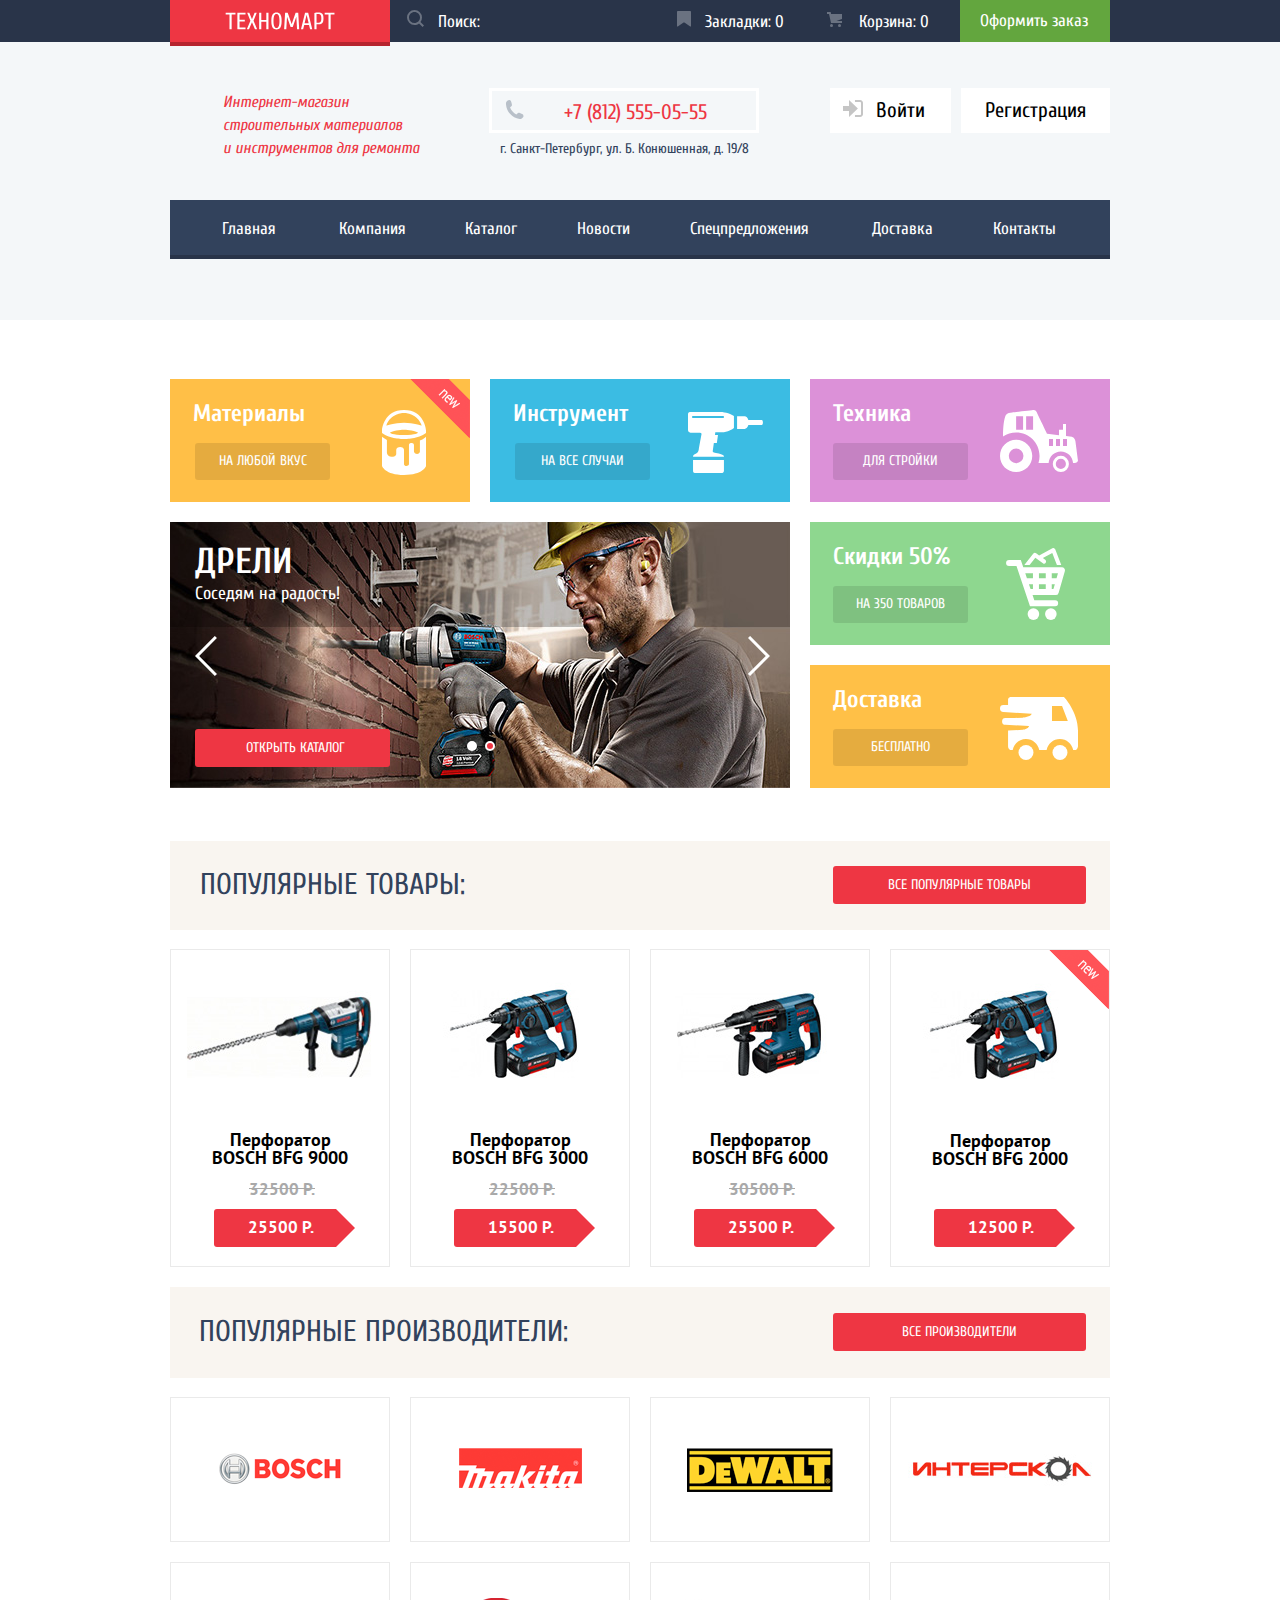
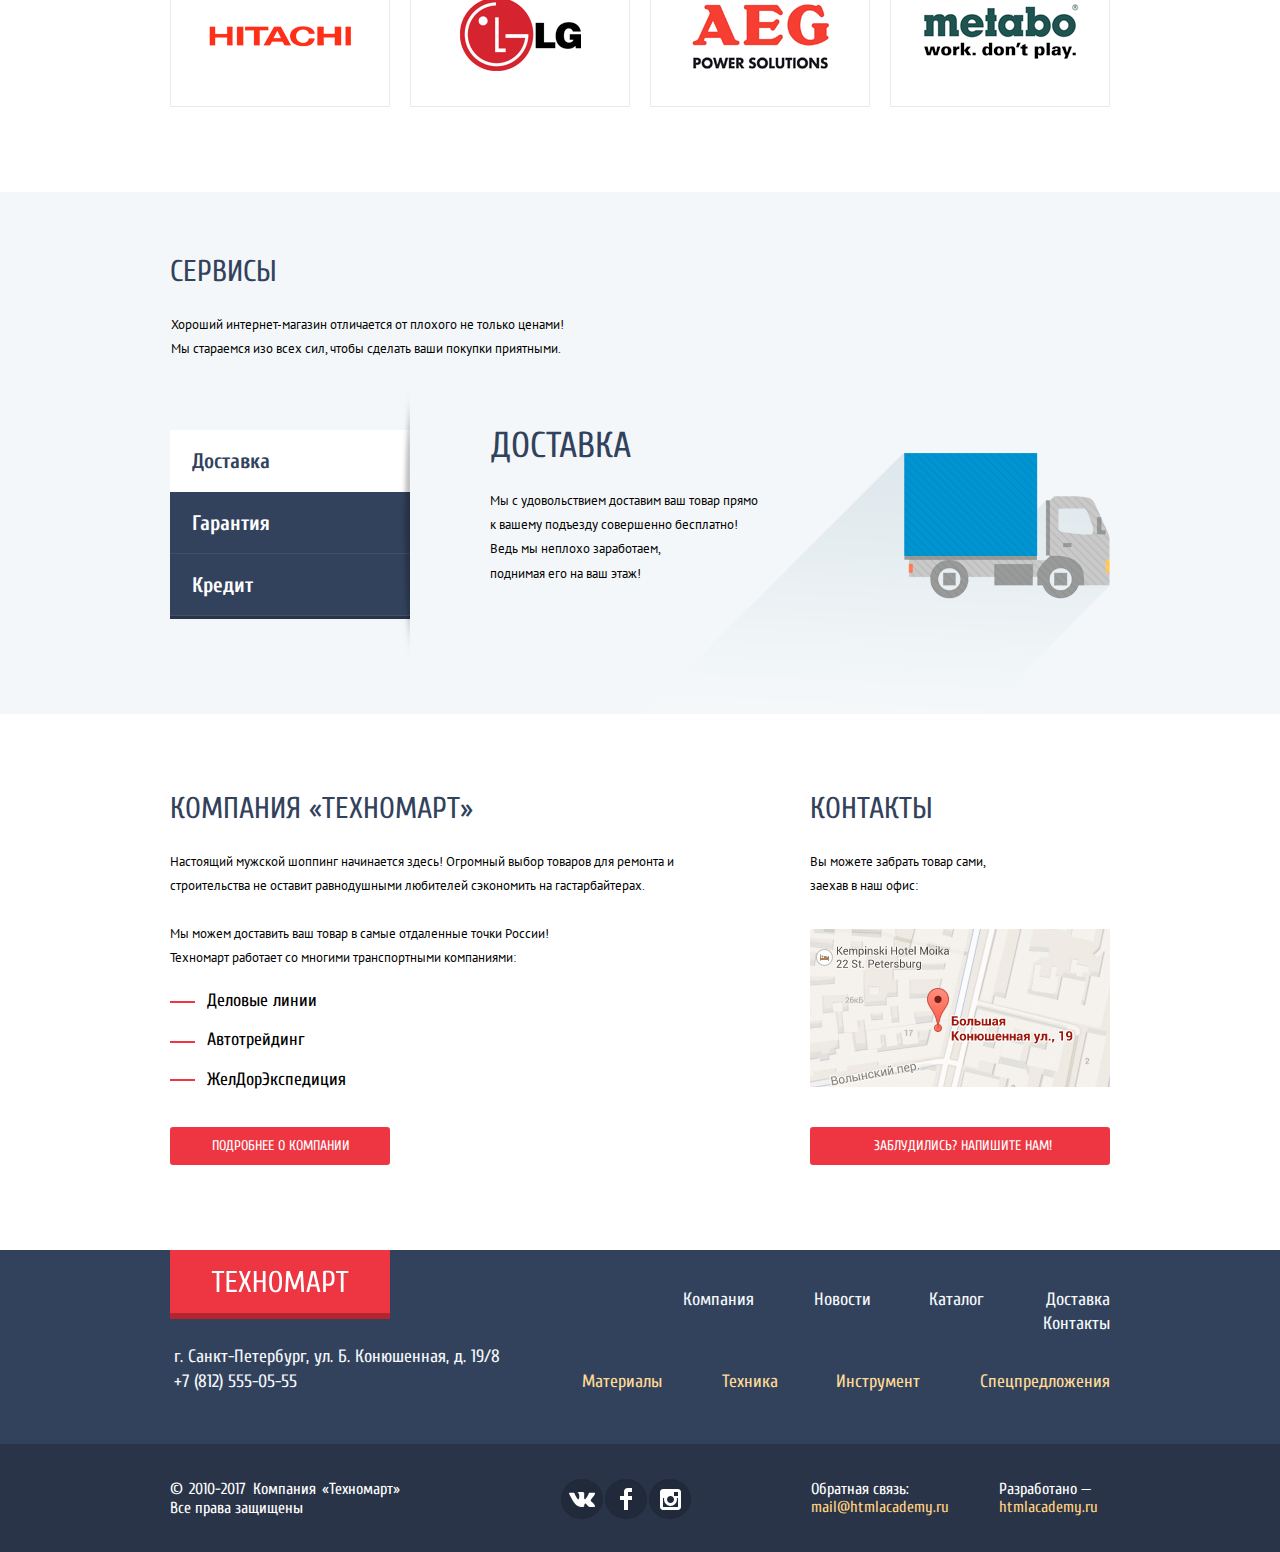
<file: index.html>
<!DOCTYPE html>
<html lang="ru">

<head>
  <meta charset="utf-8">
  <title>HTML Academy: Техномарт</title>
  <link href="https://fonts.googleapis.com/css?family=Cuprum:400,400i,700&amp;subset=cyrillic" rel="stylesheet">
  <link href="https://fonts.googleapis.com/css?family=PT+Sans:400,700&amp;subset=cyrillic" rel="stylesheet">
  <link href="css/normalize.css" rel="stylesheet">
  <link href="css/style-mini.css" rel="stylesheet">
</head>

<body>
  <header class="main-header">
    <div class="container">
      <div class="header-container">
        <h1 class="visually-hidden">Техномарт</h1>
        <a><img src="img/invalid-name.svg" width="111" height="18" alt="Техномарт"></a>
        <form class="serch-form" action="https://echo.htmlacademy.ru" method="get">
          <input id="search" name="search" type="text" placeholder="Перфоратор">
          <label for="search" aria-label="Поиск"><svg class="search" xmlns="http://www.w3.org/2000/svg" width="17"
              height="17" viewBox="0 0 17 17" fill="#6A7281">
              <path
                d="M17 15.586l-3.542-3.542A7.465 7.465 0 0 0 15 7.5 7.5 7.5 0 1 0 7.5 15c1.71 0 3.282-.579 4.544-1.542L15.586 17 17 15.586zM2 7.5C2 4.467 4.467 2 7.5 2 10.532 2 13 4.467 13 7.5c0 3.032-2.468 5.5-5.5 5.5A5.506 5.506 0 0 1 2 7.5z" />
              </svg>Поиск:</label>
        </form>

        <a href=""><svg class="header-svg" xmlns="http://www.w3.org/2000/svg" width="14" height="16" viewBox="0 0 14 16"
            fill="#6A7281">
            <path
              d="M14 15c0 .55-.368.741-.818.426l-5.363-3.765c-.45-.315-1.187-.315-1.637 0L.818 15.426C.368 15.741 0 15.55 0 15V1c0-.55.45-1 1-1h12c.55 0 1 .45 1 1v14z" />
          </svg>Закладки: 0</a>

        <a href=""><svg class="header-svg" xmlns="http://www.w3.org/2000/svg" width="15" height="15" viewBox="0 0 15 15"
            fill="#6A7281">
            <circle cx="4.5" cy="13.5" r="1.5" />
            <circle cx="12.5" cy="13.5" r="1.5" />
            <path d="M15 2H4.07l-.422-2H0v2h2.031l1.985 9H15V9H9.441L15 6.951z" /></svg>Корзина: 0</a>
        <a class="checkout" href="">Оформить заказ</a>
      </div>
    </div>
    <div class="container">
      <div class="total-information">
        <article class="top-information">
          <p>Интернет-магазин строительных материалов    и инструментов для ремонта</p>
          <address class="top-address">
            <a href="tel:+78125550555"><svg xmlns="http://www.w3.org/2000/svg" width="19" height="19"
                viewBox="0 0 19 19" fill="#b8c0c9">
                <path
                  d="M15.572 18.985h-.941c-4.129-.488-7.157-2.408-9.359-4.864C3.062 11.66 1.318 8.492.978 4.228V3.084c.078-.774.459-1.304.898-1.757C2.425.766 3.25.044 4.002.019c.554-.018 1.5.38 1.879.899.329.446.504 1.339.656 2.003.154.671.505 1.643.408 2.289-.148 1.007-1.487 1.434-1.879 2.166 1.307 3.135 3.443 5.439 6.293 7.031.715-.392 1.346-1.572 2.332-1.595.359-.009.818.178 1.184.286.402.121.75.275 1.104.408.596.224 1.648.521 2.004 1.021.365.513.57 1.356.49 1.879-.164 1.041-1.879 2.197-2.901 2.579z" />
                </svg>+7 (812) 555-05-55</a>
            <p class="top-address-place">г. Санкт-Петербург, ул. Б. Конюшенная, д. 19/8</p>
          </address>
          <a class="enter" href=""><svg xmlns="http://www.w3.org/2000/svg" width="20" height="17" viewBox="0 0 20 17"
              fill="#c5c5c5">
              <path d="M14.875 8.5L6 0v6H0v5h6v6z" />
              <path
                d="M16.986 15.01h-5.027V17h5.027c2.178 0 3.004-1.81 3.029-3.026V3.028C19.99 1.811 19.164 0 16.986 0h-5.027v1.99h5.027c.839 0 .992.681 1.01 1.057v10.904c-.017.376-.171 1.059-1.01 1.059z" />
              </svg>Войти</a>
          <a class="registration" href="">Регистрация</a>
        </article>
      </div>
      <nav class="main-navigation">
        <ul>
          <li><a href="">Главная</a></li>
          <li><a href="">Компания</a></li>
          <li><a href="catalog.html">Каталог</a></li>
          <li><a href="">Новости</a></li>
          <li><a href="">Спецпредложения</a></li>
          <li><a href="">Доставка</a></li>
          <li><a href="">Контакты</a></li>
        </ul>
      </nav>
    </div>
  </header>

  <main class="main-content">
    <section class="promo">
      <h2 class="visually-hidden">Каталог</h2>
      <div class="promo-materials new">
        <h3>Материалы</h3>
        <a href="">На любой вкус</a>
      </div>
      <div class="promo-tools">
        <h3>Инструмент</h3>
        <a href="">На все случаи</a>
      </div>
      <div class="promo-mashines">
        <h3>Техника</h3>
        <a href="">Для стройки</a>
      </div>
      <div class="promo-discount">
        <h3>Скидки 50%</h3>
        <a href="">На 350 товаров</a>
      </div>
      <div class="promo-shipping">
        <h3>Доставка</h3>
        <a href="">Бесплатно</a>
      </div>
      <div class="promo-sliders">
        <input class="visually-hidden" id="slider-two" name="promo-sliders" value="slider-two" type="radio">
        <label for="slider-two"><svg xmlns="http://www.w3.org/2000/svg" width="22" height="40" viewBox="0 0 22 40">
            <path fill="#FFF" d="M19.83-.035l2.089 2.099L4.13 19.947l17.847 17.939-2.09 2.099L-.048 19.947z" />
            </svg></label>

        <input class="visually-hidden" id="slider-one" name="promo-sliders" value="slider-one" type="radio" checked>
        <label for="slider-one"><svg xmlns="http://www.w3.org/2000/svg" width="22" height="40" viewBox="0 0 22 40">
            <path fill="#FFF" d="M2.098-.035L.009 2.064l17.789 17.883L-.048 37.886l2.089 2.099 19.935-20.038z" />
            </svg></label>

        <div class="promo-slider-one">
          <h3 class="promo-slider-one">Дрели</h3>
          <p class="promo-slider-one">Соседям на радость!<p>
          <a href="catalog.html">Открыть каталог</a>
          <img src="img/layer-99.jpg" width="620" height="266" alt="Дрели - соседям на радость!">
        </div>

        <div class="promo-slider-two hidden">
          <h3 class="promo-slider-two">Перфораторы</h3>
          <p class="promo-slider-two">Настоящие мужские игрушки<p>
          <a href="catalog.html">Открыть каталог</a>
          <img src="img/layer-100.jpg" width="620" height="265" alt="Дрели - соседям на радость!">
        </div>
      </div>
    </section>

    <section class="popular-products">
      <div class="container">
        <div class="head-section">
          <h2>Популярные товары:</h2>
          <a href="">Все популярные товары</a>
        </div>
        <div class="main-popular-products">
          <div class="catalog-item in-focus">
            <img src="img/layer-134_4.jpg" width="218" height="170" alt="Перфоратор BOSCH BFG 9000">
            <h3 class="item-name">Перфоратор BOSCH BFG 9000</h3>
            <span class="old-price">32500 Р.</span>
            <div class="wrap">
              <a href="">25500 Р.</a>
            </div>

            <div class="actions">
              <a class="buy"><svg xmlns="http://www.w3.org/2000/svg" width="15" height="15" viewBox="0 0 15 15"
                  fill="rgba(255, 255, 255, 0.3)">
                  <circle cx="4.5" cy="13.5" r="1.5" />
                  <circle cx="12.5" cy="13.5" r="1.5" />
                  <path d="M15 2H4.07l-.422-2H0v2h2.031l1.985 9H15V9H9.441L15 6.951z" /></svg>Купить</a>
              <a class="bookmark">В закладки</a>
            </div>
          </div>

          <div class="catalog-item in-focus">
            <img src="img/layer-134_2.jpg" width="218" height="170" alt="Перфоратор BOSCH BFG 3000">
            <h3 class="item-name">Перфоратор BOSCH BFG 3000</h3>
            <span class="old-price">22500 Р.</span>
            <div class="wrap">
              <a href="">15500 Р.</a>
            </div>
            <div class="actions">
              <a class="buy"><svg xmlns="http://www.w3.org/2000/svg" width="15" height="15" viewBox="0 0 15 15"
                  fill="rgba(255, 255, 255, 0.3)">
                  <circle cx="4.5" cy="13.5" r="1.5" />
                  <circle cx="12.5" cy="13.5" r="1.5" />
                  <path d="M15 2H4.07l-.422-2H0v2h2.031l1.985 9H15V9H9.441L15 6.951z" /></svg>Купить</a>
              <a class="bookmark">В закладки</a>
            </div>
          </div>

          <div class="catalog-item in-focus">
            <img src="img/layer-134_3.jpg" width="218" height="170" alt="Перфоратор BOSCH BFG 6000">
            <h3 class="item-name">Перфоратор BOSCH BFG 6000</h3>
            <span class="old-price">30500 Р.</span>
            <div class="wrap">
              <a href="">25500 Р.</a>
            </div>
            <div class="actions">
              <a class="buy"><svg xmlns="http://www.w3.org/2000/svg" width="15" height="15" viewBox="0 0 15 15"
                  fill="rgba(255, 255, 255, 0.3)">
                  <circle cx="4.5" cy="13.5" r="1.5" />
                  <circle cx="12.5" cy="13.5" r="1.5" />
                  <path d="M15 2H4.07l-.422-2H0v2h2.031l1.985 9H15V9H9.441L15 6.951z" /></svg>Купить</a>
              <a class="bookmark">В закладки</a>
            </div>
          </div>

          <div class="catalog-item in-focus new">
            <img src="img/layer-134_2.jpg" width="218" height="170" alt="Перфоратор BOSCH BFG 2000">
            <h3 class="item-name third">Перфоратор BOSCH BFG 2000</h3>
            <div class="wrap">
              <a href="">12500 Р.</a>
            </div>
            <div class="actions">
              <a class="buy"><svg xmlns="http://www.w3.org/2000/svg" width="15" height="15" viewBox="0 0 15 15"
                  fill="rgba(255, 255, 255, 0.3)">
                  <circle cx="4.5" cy="13.5" r="1.5" />
                  <circle cx="12.5" cy="13.5" r="1.5" />
                  <path d="M15 2H4.07l-.422-2H0v2h2.031l1.985 9H15V9H9.441L15 6.951z" /></svg>Купить</a>
              <a class="bookmark">В закладки</a>
            </div>
          </div>
        </div>
      </div>
    </section>

    <section class="popular-makers">
      <div class="container">
        <div class="head-section">
          <h2>Популярные производители:</h2>
          <a href="">Все производители</a>
        </div>
        <div class="main-popular-makers">
          <ul>
            <li class="maker"><a href=""><img src="img/bosch.png" width="126" height="37" alt="Bosch"></a></li>
            <li class="maker"><a href=""><img src="img/makita.png" width="123" height="40" alt="Makita"></a></li>
            <li class="maker"><a href=""><img src="img/de-walt.png" width="146" height="44" alt="DeWALT"></a></li>
            <li class="maker"><a href=""><img src="img/invalid-name.png" width="200" height="88" alt="Интерскол"></a></li>
            <li class="maker"><a href=""><img src="img/hitachi.png" width="169" height="31" alt="HITACHI"></a></li>
            <li class="maker"><a href=""><img src="img/lg.png" width="121" height="73" alt="LG"></a></li>
            <li class="maker"><a href=""><img src="img/aeg.png" width="151" height="96" alt="AEG"></a></li>
            <li class="maker"><a href=""><img src="img/metabo.png" width="204" height="69" alt="metabo"></a></li>
          </ul>
        </div>
      </div>
    </section>

    <div class="container color-services">
      <section class="services">
        <div class="services-description">
          <h2>Сервисы</h2>
          <p>Хороший интернет-магазин отличается от плохого не только ценами! Мы стараемся изо всех сил, чтобы сделать
            ваши покупки приятными.</p>
        </div>
        <div class="services-sliders">
          <input class="shipping" type="radio" id="shipping" name="services-slider" value="shipping" checked>
          <label for="shipping">Доставка</label>
          <input class="guarantee" type="radio" id="guarantee" name="services-slider" value="guarantee">
          <label for="guarantee">Гарантия</label>
          <input class="credit" type="radio" id="credit" name="services-slider" value="credit">
          <label for="credit">Кредит</label>

          <div class="slider-shipping">
            <p class="slider-shipping"><span>Доставка</span>
              Мы с удовольствием доставим ваш товар прямо к вашему подъезду совершенно бесплатно!<br> Ведь мы неплохо
              заработаем,<br>поднимая его на ваш этаж!</p>
          </div>
          <div class="slider-gaurantee hidden">
            <p class="slider-gaurantee"><span>Гарантия</span> Если купленный у нас товар поломается или заискрит,<br> а
              также в случае пожара, спровоцированного его возгаранием,<br> вы всегда можете быть уверены в нашей
              гарантии. Мы обменяем<br> сгоревший товар на новый.<br> Дом уж восстановите как-нибудь сами.</p>
          </div>
          <div class="slider-credit hidden">
            <p class="slider-credit"><span>Кредит</span> Залезть в долговую яму стало проще! Кредитные консультанты
              придут вам на помощь.</p>
            <a class="slider-credit" href="">Отправить заявку</a>
          </div>
        </div>
      </section>
    </div>
    <div class="section-container">
      <section class="about">
        <h2>Компания «Техномарт»</h2>
        <p>Настоящий мужской шоппинг начинается здесь! Огромный выбор товаров для ремонта и строительства не оставит
          равнодушными любителей сэкономить на гастарбайтерах.</p>
        <p>Мы можем доставить ваш товар в самые отдаленные точки России!</p>
        <p>Техномарт работает со многими транспортными компаниями:</p>
        <ul class="transport">
          <li>Деловые линии</li>
          <li>Автотрейдинг</li>
          <li>ЖелДорЭкспедиция</li>
        </ul>
        <a href="">Подробнее о компании</a>
      </section>

      <section class="contacts">
        <h2>Контакты</h2>
        <p>Вы можете забрать товар сами,<br> заехав в наш офис:</p>
        <a href="img/big-map.jpg"><img class="maps" src="img/5.jpg" width="300" height="158" alt="Наше местоположение"></a>
        <a class="feedback" href="writeus.html">Заблудились? Напишите нам!</a>
      </section>
    </div>
  </main>

  <footer class="container main-footer">
    <div class="footer-part-first">
      <a class="logo-footer" href="index.html"><img src="img/invalid-name.svg" width="138" height="23" alt="Техномарт"></a>
      <div class="footer-address">
        <address class="footer-address">
          <p class="footer-address">г. Санкт-Петербург, ул. Б. Конюшенная, д. 19/8 +7 (812) 555-05-55</p>
        </address>
      </div>
      <div class="footer-navigation">
        <ul class="footer-navigation-anchors">
          <li><a href="">Компания</a></li>
          <li><a href="">Новости</a></li>
          <li><a href="catalog.html">Каталог</a></li>
          <li><a href="">Доставка</a></li>
          <li><a href="">Контакты</a></li>
        </ul>
        <ul class="footer-navigation-catalog">
          <li><a href="">Материалы</a></li>
          <li><a href="">Техника</a></li>
          <li><a href="catalog.html">Инструмент</a></li>
          <li><a href="">Спецпредложения</a></li>
        </ul>
      </div>
    </div>
    <div class="container">
      <div class="footer-part-second">
        <div class="footer-copyright">
          <p>&copy; 2010-2017 Компания «Техномарт» Все права защищены</p>
        </div>
        <div class="footer-socialmedia">
          <a href="" aria-label="Вконтакте"><svg xmlns="http://www.w3.org/2000/svg" width="26" height="15"
              viewBox="0 0 26 15">
              <path fill="#FFF"
                d="M16.138 11.51c.956-.309 2.18 2.04 3.483 2.939.978.681 1.727.534 1.727.534l3.473-.05s1.815-.112.957-1.554c-.071-.12-.503-1.069-2.585-3.022-2.177-2.043-1.882-1.712.739-5.244 1.597-2.153 2.236-3.468 2.036-4.028-.192-.539-1.365-.399-1.365-.399L20.69.713c-.381.001-.704.119-.851.515-.003.004-.621 1.666-1.445 3.079-1.741 2.989-2.436 3.148-2.724 2.961-.661-.433-.494-1.737-.494-2.664 0-2.897.432-4.105-.846-4.417-.427-.104-.739-.172-1.828-.182-1.392-.021-2.574 0-3.244.329-.445.223-.786.712-.579.74.26.035.843.16 1.155.586.401.552.389 1.789.389 1.789s.229 3.411-.54 3.834c-.528.29-1.25-.302-2.803-3.016-.793-1.388-1.392-2.922-1.392-2.922s-.116-.285-.326-.441c-.25-.185-.6-.244-.6-.244L.848.684S.29.7.085.946c-.182.218-.015.668-.015.668s2.909 6.881 6.203 10.347c3.02 3.182 6.452 2.971 6.452 2.971h1.555s.469-.054.709-.312c.224-.24.214-.691.214-.691s-.031-2.109.935-2.419z" />
            </svg></a>
          <a href="" aria-label="Фейсбук"><svg xmlns="http://www.w3.org/2000/svg" width="12" height="22"
              viewBox="0 0 12 22">
              <path fill="#FFF" d="M12 4V0H8a4 4 0 0 0-4 4v4H0v4h4v10h4V12h4V8H8V4h4z" /></svg></a>
          <a href="" aria-label="Инстаграм"><svg xmlns="http://www.w3.org/2000/svg" width="21" height="21"
              viewBox="0 0 21 21">
              <path fill="#FFF"
                d="M18 0H3C1.35 0 0 1.35 0 3v15c0 1.65 1.35 3 3 3h15c1.65 0 3-1.35 3-3V3c0-1.65-1.35-3-3-3zm-7.5 7c1.93 0 3.5 1.57 3.5 3.5S12.43 14 10.5 14 7 12.43 7 10.5 8.57 7 10.5 7zM18 18H3V9h1.181A6.504 6.504 0 0 0 4 10.5a6.5 6.5 0 1 0 13 0 6.45 6.45 0 0 0-.181-1.5H18v9zm0-11h-4V3h4v4z" />
              </svg></a>
        </div>
        <div class="footer-feedback">
          <span class="footer">Обратная связь:</span>
          <a href="mailto:mail@htmcacademy.ru">mail@htmlacademy.ru</a>
        </div>
        <div class="footer-developer">
          <span class="footer">Разработано —</span>
          <a href="https://htmlacademy.ru/intensive/htmlcss"> htmlacademy.ru </a>
        </div>
      </div>
    </div>
  </footer>

  <div class="map-container">
    <div class="popup map">
      <iframe
        src="https://www.google.com/maps/embed?pb=!1m14!1m8!1m3!1d3997.0993674769893!2d30.315668504754644!3d59.93961418123308!3m2!1i1024!2i768!4f13.1!3m3!1m2!1s0x4696310fca5ba729%3A0xea9c53d4493c879f!2z0JHQvtC70YzRiNCw0Y8g0JrQvtC90Y7RiNC10L3QvdCw0Y8g0YPQuy4sIDE5LCDQodCw0L3QutGCLdCf0LXRgtC10YDQsdGD0YDQsywgMTkxMTg2!5e0!3m2!1sru!2sru!4v1551212002747"
        allowfullscreen></iframe>
      <button class="close" type="button"><svg xmlns="http://www.w3.org/2000/svg" width="21" height="21"
          viewBox="0 0 21 21" fill="#EE3643">
          <path
            d="M13.273 10.5l7.422-7.422a1.003 1.003 0 0 0 0-1.414L19.336.305a1.003 1.003 0 0 0-1.414 0L10.5 7.727 3.078.305a1.003 1.003 0 0 0-1.414 0L.305 1.664a1.003 1.003 0 0 0 0 1.414L7.727 10.5.306 17.922a1.003 1.003 0 0 0 0 1.414l1.359 1.359a1.003 1.003 0 0 0 1.414 0l7.422-7.422 7.422 7.422a1.003 1.003 0 0 0 1.414 0l1.359-1.359a1.003 1.003 0 0 0 0-1.414L13.273 10.5z" />
          </svg></button>
    </div>
  </div>

  <div class="write-us-container">
    <div class="popup write-us">
      <form action="htmlacademy.ru" method="post">
        <label for="name">Ваше имя:</label>
        <label for="mail">Ваш e-mail:</label>
        <input id="name" name="name" type="text" placeholder="Имя Фамилия">
        <input id="mail" name="mail" type="text" placeholder="email@example.com">
        <label>Текст письма:</label>
        <textarea id="message" name="message" rows="4" cols="70" placeholder="В свободной форме"></textarea>
        <input type="submit" value="Отправить">
      </form>
      <button class="form-close" type="button"><svg xmlns="http://www.w3.org/2000/svg" width="21" height="21"
          viewBox="0 0 21 21" fill="#EE3643">
          <path
            d="M13.273 10.5l7.422-7.422a1.003 1.003 0 0 0 0-1.414L19.336.305a1.003 1.003 0 0 0-1.414 0L10.5 7.727 3.078.305a1.003 1.003 0 0 0-1.414 0L.305 1.664a1.003 1.003 0 0 0 0 1.414L7.727 10.5.306 17.922a1.003 1.003 0 0 0 0 1.414l1.359 1.359a1.003 1.003 0 0 0 1.414 0l7.422-7.422 7.422 7.422a1.003 1.003 0 0 0 1.414 0l1.359-1.359a1.003 1.003 0 0 0 0-1.414L13.273 10.5z" />
          </svg></button>
    </div>
  </div>

  <div class="add-in-cart-container">
    <div class="popup add-in-cart">
      <svg xmlns="http://www.w3.org/2000/svg" width="66" height="66" viewBox="0 0 66 66">
        <circle cx="33" cy="33" r="33" fill="#63A63E" />
        <path fill="#FFF"
          d="M49.641 21.066a1.003 1.003 0 0 0-1.414 0L29.788 39.504a1.003 1.003 0 0 1-1.414 0l-8.14-8.139a1.003 1.003 0 0 0-1.414 0L15.285 34.9a1.003 1.003 0 0 0 0 1.414l13.089 13.09a1.003 1.003 0 0 0 1.414 0l3.536-3.536 1.414-1.414 18.438-18.438a1.003 1.003 0 0 0 0-1.414l-3.535-3.536z" />
        </svg>
      <p>Товар добавлен в корзину</p>
      <a href="">Оформить заказ</a>
      <a href="">Продолжить покупки</a>
      <button class="close cart" type="button"><svg xmlns="http://www.w3.org/2000/svg" width="21" height="21"
          viewBox="0 0 21 21" fill="#EE3643">
          <path
            d="M13.273 10.5l7.422-7.422a1.003 1.003 0 0 0 0-1.414L19.336.305a1.003 1.003 0 0 0-1.414 0L10.5 7.727 3.078.305a1.003 1.003 0 0 0-1.414 0L.305 1.664a1.003 1.003 0 0 0 0 1.414L7.727 10.5.306 17.922a1.003 1.003 0 0 0 0 1.414l1.359 1.359a1.003 1.003 0 0 0 1.414 0l7.422-7.422 7.422 7.422a1.003 1.003 0 0 0 1.414 0l1.359-1.359a1.003 1.003 0 0 0 0-1.414L13.273 10.5z" />
          </svg></button>
    </div>
  </div>

  <script src="js/script-mini.js"></script>
</body>

</html>
</file>
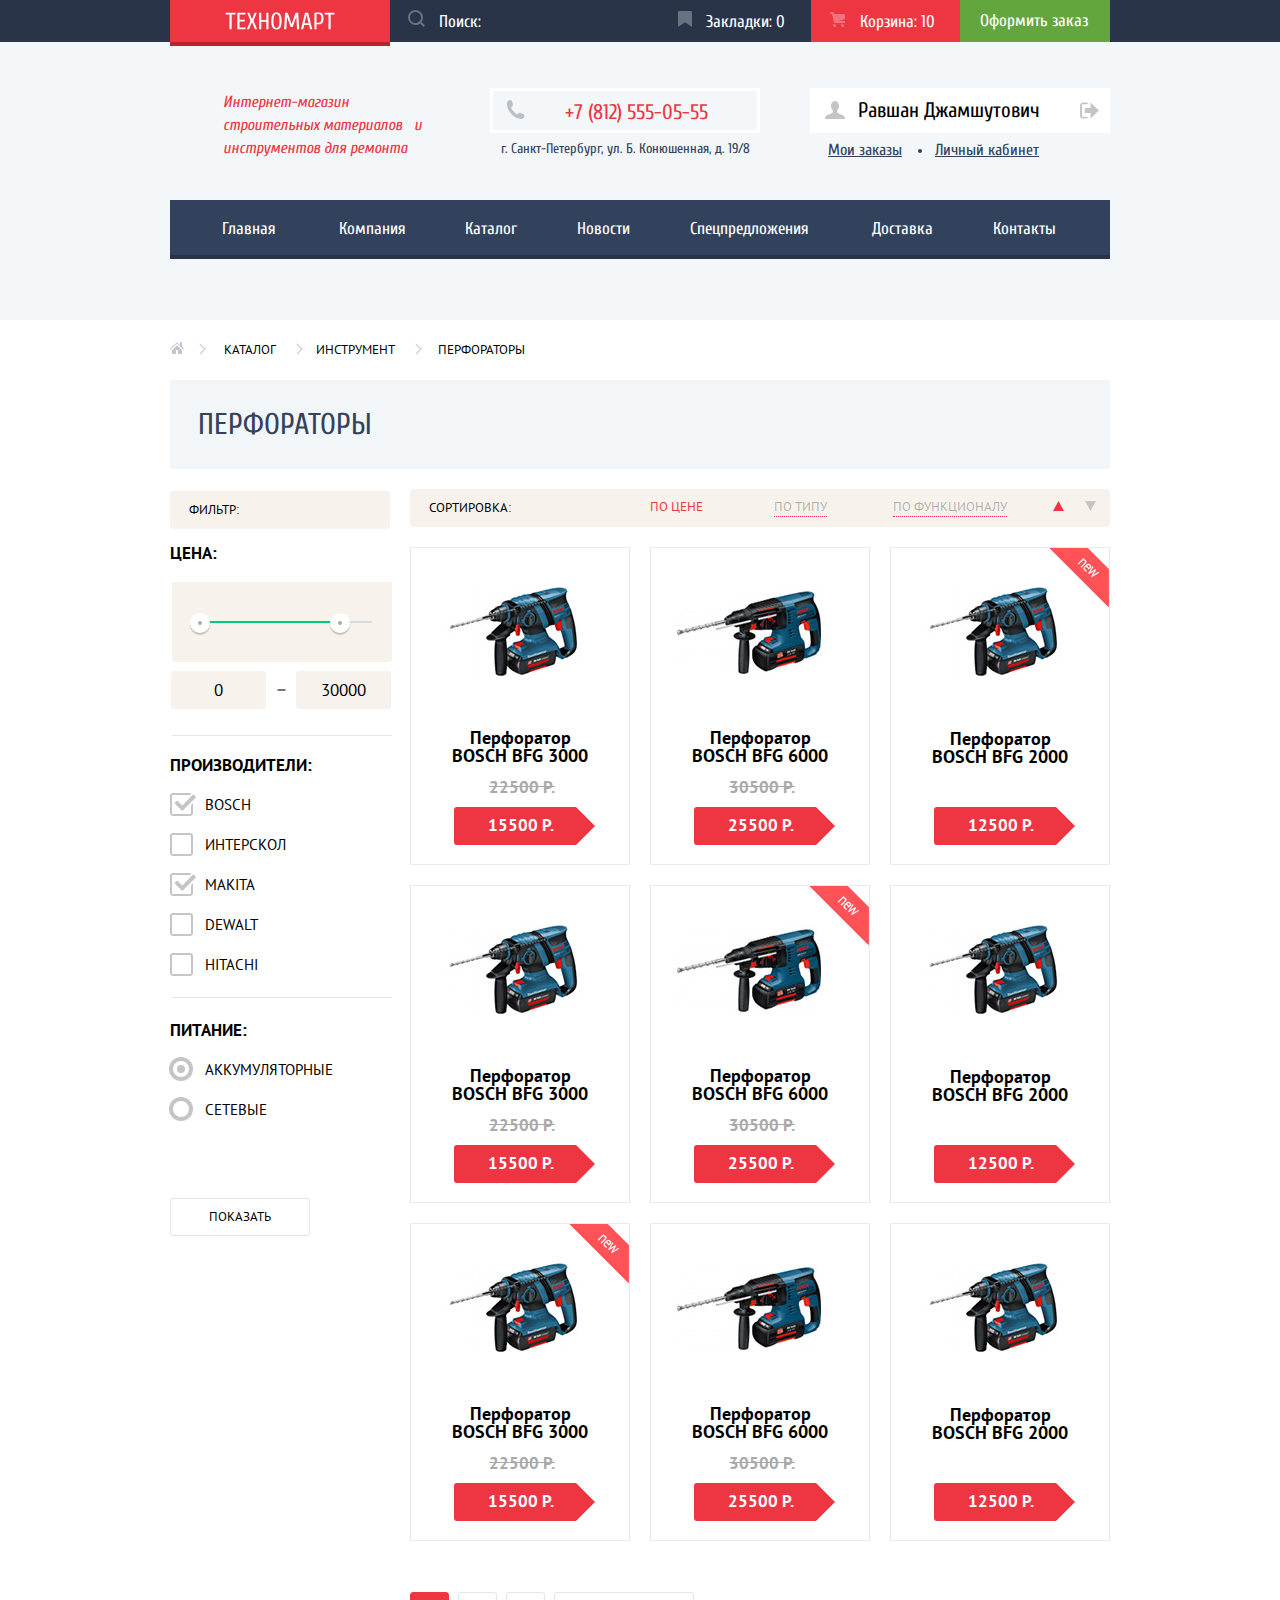
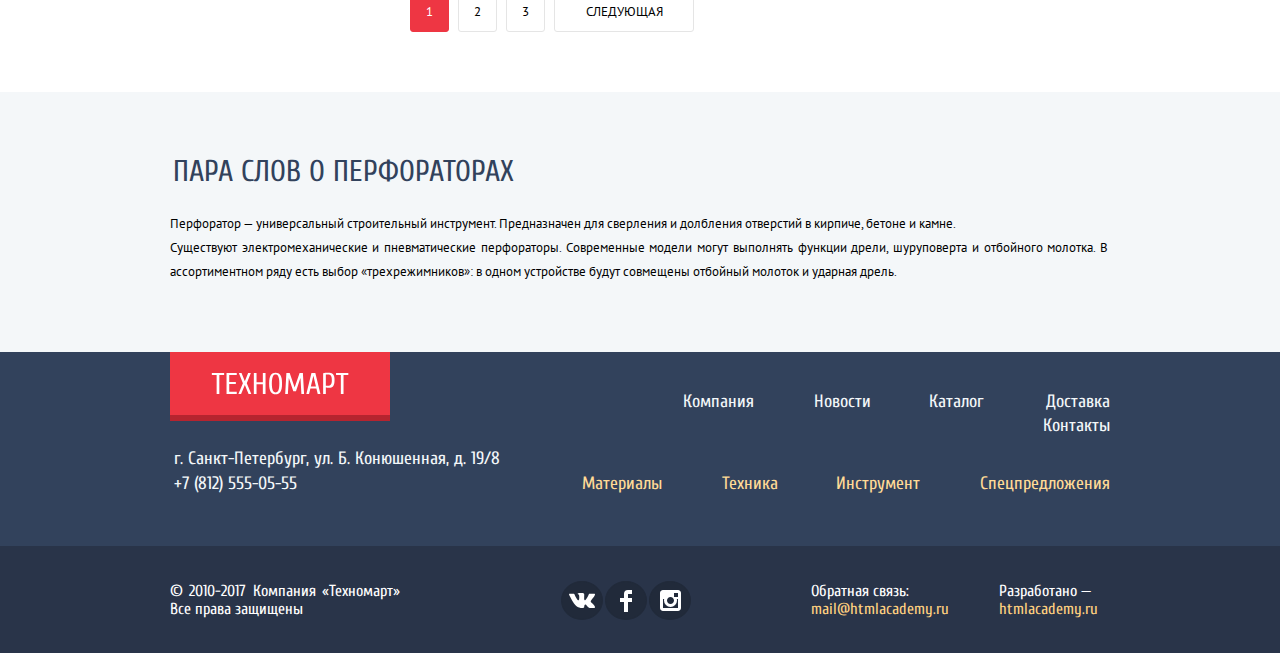
<file: catalog.html>
<!DOCTYPE html>
<html lang="ru">

<head>
  <meta charset="utf-8">
  <title>HTML Academy: Техномарт|Каталог|Перфораторы</title>
  <link href="https://fonts.googleapis.com/css?family=Cuprum:400,400i,700&amp;subset=cyrillic" rel="stylesheet">
  <link href="https://fonts.googleapis.com/css?family=PT+Sans:400,700&amp;subset=cyrillic" rel="stylesheet">
  <link href="css/normalize.css" rel="stylesheet">
  <link href="css/style-mini.css" rel="stylesheet">
</head>

<body>
  <header class="main-header">
    <div class="container">
      <div class="header-container">
        <h1 class="visually-hidden">Техномарт</h1>
        <a href="index.html"><img src="img/invalid-name.svg" width="111" height="18" alt="Техномарт"></a>
        <form class="serch-form" action="https://echo.htmlacademy.ru" method="get">
          <input id="search" name="search" type="text" placeholder="Перфоратор">
          <label for="search" aria-label="Поиск"><svg class="search" xmlns="http://www.w3.org/2000/svg" width="17"
              height="17" viewBox="0 0 17 17" fill="#6A7281">
              <path
                d="M17 15.586l-3.542-3.542A7.465 7.465 0 0 0 15 7.5 7.5 7.5 0 1 0 7.5 15c1.71 0 3.282-.579 4.544-1.542L15.586 17 17 15.586zM2 7.5C2 4.467 4.467 2 7.5 2 10.532 2 13 4.467 13 7.5c0 3.032-2.468 5.5-5.5 5.5A5.506 5.506 0 0 1 2 7.5z" />
              </svg>Поиск:</label>
        </form>
        <a href=""><svg class="header-svg" xmlns="http://www.w3.org/2000/svg" width="14" height="16" viewBox="0 0 14 16"
            fill="#6A7281">
            <path
              d="M14 15c0 .55-.368.741-.818.426l-5.363-3.765c-.45-.315-1.187-.315-1.637 0L.818 15.426C.368 15.741 0 15.55 0 15V1c0-.55.45-1 1-1h12c.55 0 1 .45 1 1v14z" />
            </svg>Закладки: 0</a>

        <a class="in-user-menu" href=""><svg class="header-svg" xmlns="http://www.w3.org/2000/svg" width="15"
            height="15" viewBox="0 0 15 15" fill="rgba(255, 255, 255, 0.3)">
            <circle cx="4.5" cy="13.5" r="1.5" />
            <circle cx="12.5" cy="13.5" r="1.5" />
            <path d="M15 2H4.07l-.422-2H0v2h2.031l1.985 9H15V9H9.441L15 6.951z" /></svg>Корзина: 10</a>
        <a class="checkout" href="">Оформить заказ</a>
      </div>
    </div>
    <div class="container">
      <div class="total-information">
        <article class="top-information">
          <p>Интернет-магазин строительных материалов   и инструментов для ремонта</p>
          <address class="top-address">
            <a href="tel:+78125550555"><svg xmlns="http://www.w3.org/2000/svg" width="19" height="19"
                viewBox="0 0 19 19" fill="#b8c0c9">
                <path
                  d="M15.572 18.985h-.941c-4.129-.488-7.157-2.408-9.359-4.864C3.062 11.66 1.318 8.492.978 4.228V3.084c.078-.774.459-1.304.898-1.757C2.425.766 3.25.044 4.002.019c.554-.018 1.5.38 1.879.899.329.446.504 1.339.656 2.003.154.671.505 1.643.408 2.289-.148 1.007-1.487 1.434-1.879 2.166 1.307 3.135 3.443 5.439 6.293 7.031.715-.392 1.346-1.572 2.332-1.595.359-.009.818.178 1.184.286.402.121.75.275 1.104.408.596.224 1.648.521 2.004 1.021.365.513.57 1.356.49 1.879-.164 1.041-1.879 2.197-2.901 2.579z" />
                </svg>+7 (812) 555-05-55</a>
            <p class="top-address-place">г. Санкт-Петербург, ул. Б. Конюшенная, д. 19/8</p>
          </address>
          <div class="user-menu">
            <a class="exit" href=""><svg xmlns="http://www.w3.org/2000/svg" width="20" height="18" viewBox="0 0 20 18"
                fill="#c5c5c5">
                <path
                  d="M17.881 14.166c-2.144-.735-4.256-1.666-5.207-2.39-.657-.501-.77-1.618-.517-2.415 1.118-.903 1.864-2.477 1.864-4.278C14.021 2.276 12.221 0 10 0S5.979 2.276 5.979 5.083c0 1.801.746 3.374 1.863 4.277.253.798.141 1.915-.517 2.416-.95.724-3.063 1.654-5.207 2.39S0 18 0 18h20s.025-3.099-2.119-3.834z" />
                </svg>
              Равшан Джамшутович
              <svg xmlns="http://www.w3.org/2000/svg" width="20" height="17" viewBox="0 0 21 17" fill="#c5c5c5">
                <g>
                  <path d="M21 8.5L12.125 0v6h-6v5h6v6z" />
                  <path
                    d="M3.106 13.952V3.048c.018-.376.171-1.057 1.01-1.057h5.027V0H4.116C1.938 0 1.112 1.81 1.087 3.027v10.946C1.112 15.189 1.938 17 4.116 17h5.027v-1.99H4.116c-.839 0-.992-.683-1.01-1.058z" />
                </g>
              </svg></a>
            <a class="user-navigation" href="">Мои заказы</a>
            <a class="user-navigation" href="">Личный кабинет</a>
          </div>
        </article>
      </div>
      <nav class="main-navigation">
        <ul>
          <li><a href="index.html">Главная</a></li>
          <li><a href="">Компания</a></li>
          <li><a href="">Каталог</a></li>
          <li><a href="">Новости</a></li>
          <li><a href="">Спецпредложения</a></li>
          <li><a href="">Доставка</a></li>
          <li><a href="">Контакты</a></li>
        </ul>
      </nav>
    </div>
  </header>

  <main class="content">
    <div class="container center">
      <div class="path">
        <ul>
          <li><a class="next" href="index.html" aria-label="Главная"><svg xmlns="http://www.w3.org/2000/svg" width="15"
                height="12" viewBox="0 0 15 12" fill="#C1C6CE">
                <g>
                  <path d="M3 8v4h4V8h2v4h4V8L8 3.516z" />
                  <path
                    d="M14.831 6.365L13 4.751V0h-2v2.987L8.332.635c-.02-.017-.043-.023-.064-.037a.465.465 0 0 0-.08-.047.551.551 0 0 0-.095-.024C8.062.521 8.032.515 8 .515c-.031 0-.061.006-.092.012a.46.46 0 0 0-.095.025c-.028.011-.053.029-.08.046-.021.014-.045.02-.064.037l-6.498 5.73a.501.501 0 0 0 .33.875.497.497 0 0 0 .331-.125L8 1.677l6.169 5.438a.501.501 0 0 0 .662-.75z" />
                </g>
              </svg></a></li>
          <li><a class="next" href="">Каталог</a></li>
          <li><a class="next" href="">Инструмент</a></li>
          <li><a href="">Перфораторы</a></li>
        </ul>
      </div>

      <h2 class="catalog-page">Перфораторы</h2>

      <form class="filter" action="https://echo.htmlacademy.ru" method="get">
        <span class="head">Фильтр:</span>

        <fieldset class="box price">
          <legend>Цена:</legend>
          <div class="range-controls">
            <div class="scale">
              <div class="bar"></div>
            </div>
            <div class="range-toggle range-toggle-min"></div>
            <div class="range-toggle range-toggle-max"></div>
          </div>

          <label class="text-price"><input name="min-price" type="text" value="0"></label>
          <span>—</span>
          <label class="text-price"><input name="max-price" type="text" value="30000"></label>
        </fieldset>

        <fieldset class="box makers">
          <legend>Производители:</legend>
          <input class="visually-hidden" id="bosch" name="bosch" value="Bosch" type="checkbox" checked>
          <label for="bosch"><svg class="off" xmlns="http://www.w3.org/2000/svg" width="23" height="23"
              viewBox="0 0 23 23" fill="#c5c5c5">
              <path
                d="M20 2c.542 0 1 .458 1 1v17c0 .542-.458 1-1 1H3c-.542 0-1-.458-1-1V3c0-.542.458-1 1-1h17m0-2H3C1.35 0 0 1.35 0 3v17c0 1.65 1.35 3 3 3h17c1.65 0 3-1.35 3-3V3c0-1.65-1.35-3-3-3z" />
              </svg>
            <svg class="on" xmlns="http://www.w3.org/2000/svg" width="27" height="23" viewBox="0 0 27 23"><path fill="#c5c5c5" d="M7.285 7.486l-2.829 2.829 7.783 7.783L26.171 4.166l-2.828-2.829-11.104 11.102z"/><path fill="#c5c5c5" d="M21 20c0 .542-.458 1-1 1H3c-.542 0-1-.458-1-1V3c0-.542.458-1 1-1h16.908L21.493.415A2.96 2.96 0 0 0 20 0H3C1.35 0 0 1.35 0 3v17c0 1.65 1.35 3 3 3h17c1.65 0 3-1.35 3-3v-9.829l-2 2V20z"/></svg>
            Bosch</label>

          <input class="visually-hidden" id="interskol" name="interskol" value="interskol" type="checkbox">
          <label for="interskol"><svg class="off" xmlns="http://www.w3.org/2000/svg" width="23" height="23"
              viewBox="0 0 23 23" fill="#c5c5c5">
              <path
                d="M20 2c.542 0 1 .458 1 1v17c0 .542-.458 1-1 1H3c-.542 0-1-.458-1-1V3c0-.542.458-1 1-1h17m0-2H3C1.35 0 0 1.35 0 3v17c0 1.65 1.35 3 3 3h17c1.65 0 3-1.35 3-3V3c0-1.65-1.35-3-3-3z" />
              </svg>
            <svg class="on" xmlns="http://www.w3.org/2000/svg" width="27" height="23" viewBox="0 0 27 23"
              fill="#c5c5c5">
              <path d="M7.285 7.486l-2.829 2.829 7.783 7.783L26.171 4.166l-2.828-2.829-11.104 11.102z" />
              <path
                d="M21 20c0 .542-.458 1-1 1H3c-.542 0-1-.458-1-1V3c0-.542.458-1 1-1h16.908L21.493.415A2.96 2.96 0 0 0 20 0H3C1.35 0 0 1.35 0 3v17c0 1.65 1.35 3 3 3h17c1.65 0 3-1.35 3-3v-9.829l-2 2V20z" />
              </svg>
            Интерскол</label>

          <input class="visually-hidden" id="makita" name="makita" value="makita" type="checkbox" checked>
          <label for="makita"><svg class="off" xmlns="http://www.w3.org/2000/svg" width="23" height="23"
              viewBox="0 0 23 23" fill="#c5c5c5">
              <path
                d="M20 2c.542 0 1 .458 1 1v17c0 .542-.458 1-1 1H3c-.542 0-1-.458-1-1V3c0-.542.458-1 1-1h17m0-2H3C1.35 0 0 1.35 0 3v17c0 1.65 1.35 3 3 3h17c1.65 0 3-1.35 3-3V3c0-1.65-1.35-3-3-3z" />
              </svg>
            <svg class="on" xmlns="http://www.w3.org/2000/svg" width="27" height="23" viewBox="0 0 27 23"
              fill="#c5c5c5">
              <path d="M7.285 7.486l-2.829 2.829 7.783 7.783L26.171 4.166l-2.828-2.829-11.104 11.102z" />
              <path
                d="M21 20c0 .542-.458 1-1 1H3c-.542 0-1-.458-1-1V3c0-.542.458-1 1-1h16.908L21.493.415A2.96 2.96 0 0 0 20 0H3C1.35 0 0 1.35 0 3v17c0 1.65 1.35 3 3 3h17c1.65 0 3-1.35 3-3v-9.829l-2 2V20z" />
              </svg>
            Makita</label>

          <input class="visually-hidden" id="dewalt" name="dewalt" value="dewalt" type="checkbox">
          <label for="dewalt"><svg class="off" xmlns="http://www.w3.org/2000/svg" width="23" height="23"
              viewBox="0 0 23 23" fill="#c5c5c5">
              <path
                d="M20 2c.542 0 1 .458 1 1v17c0 .542-.458 1-1 1H3c-.542 0-1-.458-1-1V3c0-.542.458-1 1-1h17m0-2H3C1.35 0 0 1.35 0 3v17c0 1.65 1.35 3 3 3h17c1.65 0 3-1.35 3-3V3c0-1.65-1.35-3-3-3z" />
              </svg>
            <svg class="on" xmlns="http://www.w3.org/2000/svg" width="27" height="23" viewBox="0 0 27 23"
              fill="#c5c5c5">
              <path d="M7.285 7.486l-2.829 2.829 7.783 7.783L26.171 4.166l-2.828-2.829-11.104 11.102z" />
              <path
                d="M21 20c0 .542-.458 1-1 1H3c-.542 0-1-.458-1-1V3c0-.542.458-1 1-1h16.908L21.493.415A2.96 2.96 0 0 0 20 0H3C1.35 0 0 1.35 0 3v17c0 1.65 1.35 3 3 3h17c1.65 0 3-1.35 3-3v-9.829l-2 2V20z" />
              </svg>
            DeWALT</label>

          <input class="visually-hidden" id="hitachi" name="hitachi" value="hitachi" type="checkbox">
          <label for="hitachi"><svg class="off" xmlns="http://www.w3.org/2000/svg" width="23" height="23" viewBox="0 0 23 23" fill="#c5c5c5">
              <path
                d="M20 2c.542 0 1 .458 1 1v17c0 .542-.458 1-1 1H3c-.542 0-1-.458-1-1V3c0-.542.458-1 1-1h17m0-2H3C1.35 0 0 1.35 0 3v17c0 1.65 1.35 3 3 3h17c1.65 0 3-1.35 3-3V3c0-1.65-1.35-3-3-3z" />
              </svg>
            <svg class="on" xmlns="http://www.w3.org/2000/svg" width="27" height="23" viewBox="0 0 27 23"
              fill="#c5c5c5">
              <path d="M7.285 7.486l-2.829 2.829 7.783 7.783L26.171 4.166l-2.828-2.829-11.104 11.102z" />
              <path
                d="M21 20c0 .542-.458 1-1 1H3c-.542 0-1-.458-1-1V3c0-.542.458-1 1-1h16.908L21.493.415A2.96 2.96 0 0 0 20 0H3C1.35 0 0 1.35 0 3v17c0 1.65 1.35 3 3 3h17c1.65 0 3-1.35 3-3v-9.829l-2 2V20z" />
              </svg>
              <svg class="on" xmlns="http://www.w3.org/2000/svg" width="27" height="23" viewBox="0 0 27 23"><path fill="#c5c5c5" d="M7.285 7.486l-2.829 2.829 7.783 7.783L26.171 4.166l-2.828-2.829-11.104 11.102z"/><path fill="#c5c5c5" d="M21 20c0 .542-.458 1-1 1H3c-.542 0-1-.458-1-1V3c0-.542.458-1 1-1h16.908L21.493.415A2.96 2.96 0 0 0 20 0H3C1.35 0 0 1.35 0 3v17c0 1.65 1.35 3 3 3h17c1.65 0 3-1.35 3-3v-9.829l-2 2V20z"/></svg>
            Hitachi</label>
        </fieldset>

        <fieldset class="box power">
          <legend>Питание:</legend>
          <input class="visually-hidden" id="battery-power" name="power-filter" value="battery-power" type="radio" checked>
          <label for="battery-power">Аккумуляторные</label>
          <input class="visually-hidden" id="main-power" name="power-filter" value="main-power" type="radio">
          <label for="main-power">Сетевые</label>
        </fieldset>
        <button id="result" name="result" type="submit">Показать</button>
      </form>

      <div class="sorting">
        <span class="head">Сортировка:</span>
        <a class="checked" href="">по цене</a>
        <a href="">по типу</a>
        <a href="">по функционалу</a>
        <a class="checked" href="" aria-label="по возрастанию"><svg xmlns="http://www.w3.org/2000/svg" width="11"
            height="10" viewBox="0 0 11 10" fill="#c5c5c5" class="checked">
            <path d="M5.5 0L0 10h11z" /></svg></a>
        <a href="" aria-label="по убыванию"><svg xmlns="http://www.w3.org/2000/svg" width="11" height="10"
            viewBox="0 0 11 10" fill="#c5c5c5">
            <path d="M5.5 10L0 0h11" /></svg></a>
      </div>

      <section class="section-catalog">
        <div class="catalog-item in-focus">
          <img src="img/layer-134_2.jpg" width="218" height="170" alt="Перфоратор BOSCH BFG 3000">
          <h3 class="item-name">Перфоратор BOSCH BFG 3000</h3>
          <span class="old-price">22500 Р.</span>
          <div class="wrap">
            <a href="">15500 Р.</a>
          </div>
          <div class="actions">
            <a class="buy" href=""><svg xmlns="http://www.w3.org/2000/svg" width="15" height="15" viewBox="0 0 15 15"
                fill="rgba(255, 255, 255, 0.3)">
                <circle cx="4.5" cy="13.5" r="1.5" />
                <circle cx="12.5" cy="13.5" r="1.5" />
                <path d="M15 2H4.07l-.422-2H0v2h2.031l1.985 9H15V9H9.441L15 6.951z" /></svg>Купить</a>
            <a class="bookmark" href="">В закладки</a>
          </div>
        </div>

        <div class="catalog-item in-focus">
          <img src="img/layer-134_3.jpg" width="218" height="170" alt="Перфоратор BOSCH BFG 6000">
          <h3 class="item-name">Перфоратор BOSCH BFG 6000</h3>
          <span class="old-price">30500 Р.</span>
          <div class="wrap">
            <a href="">25500 Р.</a>
          </div>
          <div class="actions">
            <a class="buy" href=""><svg xmlns="http://www.w3.org/2000/svg" width="15" height="15" viewBox="0 0 15 15"
                fill="rgba(255, 255, 255, 0.3)">
                <circle cx="4.5" cy="13.5" r="1.5" />
                <circle cx="12.5" cy="13.5" r="1.5" />
                <path d="M15 2H4.07l-.422-2H0v2h2.031l1.985 9H15V9H9.441L15 6.951z" /></svg>Купить</a>
            <a class="bookmark" href="">В закладки</a>
          </div>
        </div>

        <div class="catalog-item in-focus new">
          <img src="img/layer-134_2.jpg" width="218" height="170" alt="Перфоратор BOSCH BFG 2000">
          <h3 class="item-name third">Перфоратор BOSCH BFG 2000</h3>
          <div class="wrap">
            <a href="">12500 Р.</a>
          </div>
          <div class="actions visible">
            <a class="buy" href=""><svg xmlns="http://www.w3.org/2000/svg" width="15" height="15" viewBox="0 0 15 15"
                fill="rgba(255, 255, 255, 0.3)">
                <circle cx="4.5" cy="13.5" r="1.5" />
                <circle cx="12.5" cy="13.5" r="1.5" />
                <path d="M15 2H4.07l-.422-2H0v2h2.031l1.985 9H15V9H9.441L15 6.951z" /></svg>Купить</a>
            <a class="bookmark" href="">В закладки</a>
          </div>
        </div>

        <div class="catalog-item in-focus">
          <img src="img/layer-134_2.jpg" width="218" height="170" alt="Перфоратор BOSCH BFG 3000">
          <h3 class="item-name">Перфоратор BOSCH BFG 3000</h3>
          <span class="old-price">22500 Р.</span>
          <div class="wrap">
            <a href="">15500 Р.</a>
          </div>
          <div class="actions">
            <a class="buy" href=""><svg xmlns="http://www.w3.org/2000/svg" width="15" height="15" viewBox="0 0 15 15"
                fill="rgba(255, 255, 255, 0.3)">
                <circle cx="4.5" cy="13.5" r="1.5" />
                <circle cx="12.5" cy="13.5" r="1.5" />
                <path d="M15 2H4.07l-.422-2H0v2h2.031l1.985 9H15V9H9.441L15 6.951z" /></svg>Купить</a>
            <a class="bookmark" href="">В закладки</a>
          </div>
        </div>

        <div class="catalog-item in-focus new">
          <img src="img/layer-134_3.jpg" width="218" height="170" alt="Перфоратор BOSCH BFG 6000">
          <h3 class="item-name">Перфоратор BOSCH BFG 6000</h3>
          <span class="old-price">30500 Р.</span>
          <div class="wrap">
            <a href="">25500 Р.</a>
          </div>
          <div class="actions">
            <a class="buy" href=""><svg xmlns="http://www.w3.org/2000/svg" width="15" height="15" viewBox="0 0 15 15"
                fill="rgba(255, 255, 255, 0.3)">
                <circle cx="4.5" cy="13.5" r="1.5" />
                <circle cx="12.5" cy="13.5" r="1.5" />
                <path d="M15 2H4.07l-.422-2H0v2h2.031l1.985 9H15V9H9.441L15 6.951z" /></svg>Купить</a>
            <a class="bookmark" href="">В закладки</a>
          </div>
        </div>

        <div class="catalog-item in-focus">
          <img src="img/layer-134_2.jpg" width="218" height="170" alt="Перфоратор BOSCH BFG 2000">
          <h3 class="item-name third">Перфоратор BOSCH BFG 2000</h3>
          <div class="wrap">
            <a href="">12500 Р.</a>
          </div>
          <div class="actions">
            <a class="buy" href=""><svg xmlns="http://www.w3.org/2000/svg" width="15" height="15" viewBox="0 0 15 15"
                fill="rgba(255, 255, 255, 0.3)">
                <circle cx="4.5" cy="13.5" r="1.5" />
                <circle cx="12.5" cy="13.5" r="1.5" />
                <path d="M15 2H4.07l-.422-2H0v2h2.031l1.985 9H15V9H9.441L15 6.951z" /></svg>Купить</a>
            <a class="bookmark" href="">В закладки</a>
          </div>
        </div>

        <div class="catalog-item in-focus new">
          <img src="img/layer-134_2.jpg" width="218" height="170" alt="Перфоратор BOSCH BFG 3000">
          <h3 class="item-name">Перфоратор BOSCH BFG 3000</h3>
          <span class="old-price">22500 Р.</span>
          <div class="wrap">
            <a href="">15500 Р.</a>
          </div>
          <div class="actions">
            <a class="buy" href=""><svg xmlns="http://www.w3.org/2000/svg" width="15" height="15" viewBox="0 0 15 15"
                fill="rgba(255, 255, 255, 0.3)">
                <circle cx="4.5" cy="13.5" r="1.5" />
                <circle cx="12.5" cy="13.5" r="1.5" />
                <path d="M15 2H4.07l-.422-2H0v2h2.031l1.985 9H15V9H9.441L15 6.951z" /></svg>Купить</a>
            <a class="bookmark" href="">В закладки</a>
          </div>
        </div>

        <div class="catalog-item in-focus">
          <img src="img/layer-134_3.jpg" width="218" height="170" alt="Перфоратор BOSCH BFG 6000">
          <h3 class="item-name">Перфоратор BOSCH BFG 6000</h3>
          <span class="old-price">30500 Р.</span>
          <div class="wrap">
            <a href="">25500 Р.</a>
          </div>
          <div class="actions">
            <a class="buy" href=""><svg xmlns="http://www.w3.org/2000/svg" width="15" height="15" viewBox="0 0 15 15"
                fill="rgba(255, 255, 255, 0.3)">
                <circle cx="4.5" cy="13.5" r="1.5" />
                <circle cx="12.5" cy="13.5" r="1.5" />
                <path d="M15 2H4.07l-.422-2H0v2h2.031l1.985 9H15V9H9.441L15 6.951z" /></svg>Купить</a>
            <a class="bookmark" href="">В закладки</a>
          </div>
        </div>

        <div class="catalog-item in-focus">
          <img src="img/layer-134_2.jpg" width="218" height="170" alt="Перфоратор BOSCH BFG 2000">
          <h3 class="item-name third">Перфоратор BOSCH BFG 2000</h3>
          <div class="wrap">
            <a href="">12500 Р.</a>
          </div>
          <div class="actions">
            <a class="buy" href=""><svg xmlns="http://www.w3.org/2000/svg" width="15" height="15" viewBox="0 0 15 15"
                fill="rgba(255, 255, 255, 0.3)">
                <circle cx="4.5" cy="13.5" r="1.5" />
                <circle cx="12.5" cy="13.5" r="1.5" />
                <path d="M15 2H4.07l-.422-2H0v2h2.031l1.985 9H15V9H9.441L15 6.951z" /></svg>Купить</a>
            <a class="bookmark" href="">В закладки</a>
          </div>
        </div>

      </section>

      <div class="paginator">
        <a class="current" href="">1</a>
        <a href="">2</a>
        <a href="">3</a>
        <a href="">Следующая</a>
      </div>
    </div>

    <div class="container color">
      <section class="section-description">
        <h2>Пара слов о перфораторах</h2>
        <p>Перфоратор — универсальный строительный инструмент. Предназначен для сверления и долбления отверстий в
          кирпиче, бетоне и камне.</p>
        <p>Существуют электромеханические и пневматические перфораторы. Современные модели могут выполнять функции
          дрели, шуруповерта и отбойного молотка. В ассортиментном ряду есть выбор «трехрежимников»: в одном устройстве
          будут совмещены отбойный молоток и ударная дрель.</p>
      </section>
    </div>
  </main>

  <footer class="container main-footer">
    <div class="footer-part-first">
      <a class="logo-footer" href="index.html"><img src="img/invalid-name.svg" width="138" height="23" alt="Техномарт"></a>
      <div class="footer-address">
        <address class="footer-address">
          <p class="footer-address">г. Санкт-Петербург, ул. Б. Конюшенная, д. 19/8 +7 (812) 555-05-55</p>
        </address>
      </div>
      <div class="footer-navigation">
        <ul class="footer-navigation-anchors">
          <li><a href="index.html">Компания</a></li>
          <li><a href="">Новости</a></li>
          <li><a href="">Каталог</a></li>
          <li><a href="">Доставка</a></li>
          <li><a href="">Контакты</a></li>
        </ul>
        <ul class="footer-navigation-catalog">
          <li><a href="">Материалы</a></li>
          <li><a href="">Техника</a></li>
          <li><a href="">Инструмент</a></li>
          <li><a href="">Спецпредложения</a></li>
        </ul>
      </div>
    </div>
    <div class="container">
      <div class="footer-part-second">
        <div class="footer-copyright">
          <p>&copy; 2010-2017 Компания «Техномарт» Все права защищены</p>
        </div>
        <div class="footer-socialmedia">
          <a href="" aria-label="Вконтакте"><svg xmlns="http://www.w3.org/2000/svg" width="26" height="15"
              viewBox="0 0 26 15">
              <path fill="#FFF"
                d="M16.138 11.51c.956-.309 2.18 2.04 3.483 2.939.978.681 1.727.534 1.727.534l3.473-.05s1.815-.112.957-1.554c-.071-.12-.503-1.069-2.585-3.022-2.177-2.043-1.882-1.712.739-5.244 1.597-2.153 2.236-3.468 2.036-4.028-.192-.539-1.365-.399-1.365-.399L20.69.713c-.381.001-.704.119-.851.515-.003.004-.621 1.666-1.445 3.079-1.741 2.989-2.436 3.148-2.724 2.961-.661-.433-.494-1.737-.494-2.664 0-2.897.432-4.105-.846-4.417-.427-.104-.739-.172-1.828-.182-1.392-.021-2.574 0-3.244.329-.445.223-.786.712-.579.74.26.035.843.16 1.155.586.401.552.389 1.789.389 1.789s.229 3.411-.54 3.834c-.528.29-1.25-.302-2.803-3.016-.793-1.388-1.392-2.922-1.392-2.922s-.116-.285-.326-.441c-.25-.185-.6-.244-.6-.244L.848.684S.29.7.085.946c-.182.218-.015.668-.015.668s2.909 6.881 6.203 10.347c3.02 3.182 6.452 2.971 6.452 2.971h1.555s.469-.054.709-.312c.224-.24.214-.691.214-.691s-.031-2.109.935-2.419z" />
              </svg></a>
          <a href="" aria-label="Фейсбук"><svg xmlns="http://www.w3.org/2000/svg" width="12" height="22"
              viewBox="0 0 12 22">
              <path fill="#FFF" d="M12 4V0H8a4 4 0 0 0-4 4v4H0v4h4v10h4V12h4V8H8V4h4z" /></svg></a>
          <a href="" aria-label="Инстаграм"><svg xmlns="http://www.w3.org/2000/svg" width="21" height="21"
              viewBox="0 0 21 21">
              <path fill="#FFF"
                d="M18 0H3C1.35 0 0 1.35 0 3v15c0 1.65 1.35 3 3 3h15c1.65 0 3-1.35 3-3V3c0-1.65-1.35-3-3-3zm-7.5 7c1.93 0 3.5 1.57 3.5 3.5S12.43 14 10.5 14 7 12.43 7 10.5 8.57 7 10.5 7zM18 18H3V9h1.181A6.504 6.504 0 0 0 4 10.5a6.5 6.5 0 1 0 13 0 6.45 6.45 0 0 0-.181-1.5H18v9zm0-11h-4V3h4v4z" />
              </svg></a>
        </div>
        <div class="footer-feedback">
          <span class="footer">Обратная связь:</span>
          <a href="mailto:mail@htmcacademy.ru">mail@htmlacademy.ru</a>
        </div>
        <div class="footer-developer">
          <span class="footer">Разработано —</span>
          <a href="https://htmlacademy.ru/intensive/htmlcss"> htmlacademy.ru </a>
        </div>
      </div>
    </div>
  </footer>

  <div class="add-in-cart-container">
    <div class="popup add-in-cart">
      <svg xmlns="http://www.w3.org/2000/svg" width="66" height="66" viewBox="0 0 66 66">
        <circle cx="33" cy="33" r="33" fill="#63A63E" />
        <path fill="#FFF"
          d="M49.641 21.066a1.003 1.003 0 0 0-1.414 0L29.788 39.504a1.003 1.003 0 0 1-1.414 0l-8.14-8.139a1.003 1.003 0 0 0-1.414 0L15.285 34.9a1.003 1.003 0 0 0 0 1.414l13.089 13.09a1.003 1.003 0 0 0 1.414 0l3.536-3.536 1.414-1.414 18.438-18.438a1.003 1.003 0 0 0 0-1.414l-3.535-3.536z" />
        </svg>
      <p>Товар добавлен в корзину</p>
      <a href="">Оформить заказ</a>
      <a href="">Продолжить покупки</a>
      <button class="close cart" type="button"><svg xmlns="http://www.w3.org/2000/svg" width="21" height="21"
          viewBox="0 0 21 21" fill="#EE3643">
          <path
            d="M13.273 10.5l7.422-7.422a1.003 1.003 0 0 0 0-1.414L19.336.305a1.003 1.003 0 0 0-1.414 0L10.5 7.727 3.078.305a1.003 1.003 0 0 0-1.414 0L.305 1.664a1.003 1.003 0 0 0 0 1.414L7.727 10.5.306 17.922a1.003 1.003 0 0 0 0 1.414l1.359 1.359a1.003 1.003 0 0 0 1.414 0l7.422-7.422 7.422 7.422a1.003 1.003 0 0 0 1.414 0l1.359-1.359a1.003 1.003 0 0 0 0-1.414L13.273 10.5z" />
          </svg></button>
    </div>
  </div>

  <script src="js/script-mini.js"></script>
</body>

</html>
</file>
<file: css/style-mini.css>
*,::before,::after{-webkit-box-sizing:border-box;box-sizing:border-box}body{margin:0;padding:0;min-width:960px;font-family:"Cuprum","Arial","Helvetica",sans-serif;font-size:14px;line-height:1.43}a{text-decoration:none}img{width:100%}.visually-hidden:not(:focus):not(:active),input[type="checkbox"].visually-hidden,input[type="radio"].visually-hidden{position:absolute;width:1px;height:1px;margin:-1px;border:0;padding:0;white-space:nowrap;-webkit-clip-path:inset(100%);clip-path:inset(100%);clip:rect(0 0 0 0);overflow:hidden}.main-header a,.header-container input,.header-container label,.main-navigation a{font-size:17px;line-height:1;color:#fff}.header-container input::-moz-placeholder{color:#000;opacity:1}.header-container input::-webkit-input-placeholder{color:#000}.header-container input::-ms-input-placeholder{color:#000}.main-navigation ul,.footer-navigation-anchors,.footer-navigation-catalog,.about ul,.path ul{margin:0;padding:0;list-style:none}.top-information p:first-child{font-size:16px;line-height:1.44;font-style:italic;color:#ee3643}.top-address-place{font-size:14px;line-height:1.71;font-style:normal;color:#32425c}.top-information a,.exit{font-size:21px;line-height:1;font-style:normal;color:#000}.top-address a:first-child{color:#ee3643}a.user-navigation{font-size:16px;line-height:1.13;color:#32425c;text-decoration:underline}div[class^="promo-"] h3{font-size:24px;line-height:1.25;color:#fff}div[class^="promo-"] a,.add-in-cart a,a.slider-credit{font-size:14px;line-height:1.29;color:#fff;text-transform:uppercase}div[class^="promo-slider"] h3{font-size:36px;line-height:1;font-weight:700;color:#fff;text-transform:uppercase}.promo-sliders p{font-size:18px;line-height:1.33;color:#fff}.catalog h2,.popular-products h2,.popular-makers h2,.services h2,.about h2,.contacts h2,.section-description h2,.catalog-page{margin:0;font-size:30px;line-height:1;font-weight:400;color:#32425c;text-transform:uppercase}.path a{font-family:"PT Sans","Arial","Helvetica",sans-serif;font-size:13px;line-height:1.38;color:#000;text-transform:uppercase}.head-section a,.about a,a.feedback{font-size:14px;color:#fff;text-transform:uppercase}.filter legend{font-family:"PT Sans","Arial","Helvetica",sans-serif;font-size:17px;line-height:1.76;font-weight:700;color:#000;text-transform:uppercase}.filter label{font-family:"PT Sans","Arial","Helvetica",sans-serif;font-size:15px;line-height:1;color:#000;text-transform:uppercase}.filter button,.sorting,span.head{font-family:"PT Sans","Arial","Helvetica",sans-serif;font-size:13px;line-height:1.38;font-weight:400;text-transform:uppercase}.catalog-item h3{font-family:"PT Sans","Arial","Helvetica",sans-serif;font-size:18px;line-height:1;font-weight:700}.old-price{font-family:"PT Sans","Arial","Helvetica",sans-serif;font-size:17px;line-height:1;color:#a9a9a9;text-decoration:line-through}.catalog-item a{font-family:"PT Sans","Arial","Helvetica",sans-serif;font-size:17px;line-height:1;font-weight:700;color:#fff}.services p,.about p,.contacts p,.section-description p{font-family:"PT Sans","Arial","Helvetica",sans-serif;font-size:13px;line-height:1.85}.services span{font-family:"Cuprum","Arial","Helvetica",sans-serif;font-size:36px;line-height:1;color:#32425c;text-transform:uppercase}.services button{font-family:"Cuprum","Arial","Helvetica",sans-serif;font-size:21px;font-weight:700;line-height:1.43;color:#fff}.services .shipping{color:#32425c}.about li{font-size:18px;line-height:1.11;padding-bottom:18px}.paginator a{font-family:"PT Sans","Arial","Helvetica",sans-serif;font-size:13px;line-height:1.38;text-transform:uppercase}.footer-address{font-size:18px;font-style:normal;line-height:1.33;color:#f3f7f9}.footer-navigation-anchors a{font-size:18px;line-height:1.33;color:#f3f7f9}.footer-navigation-catalog a{font-size:18px;line-height:1.33;color:#ffda96}.footer-copyright{font-size:16px;line-height:1.13;color:#fff}.footer{font-size:16px;line-height:1.33;color:#fff}.footer-developer a,.footer-feedback a{font-size:16px;line-height:1.33;color:#ffd180}.services-sliders label{font-size:21px;font-weight:700;line-height:1.43}.actions a{font-family:"Cuprum","Arial","Helvetica",sans-serif;font-size:14px;line-height:1.29;text-transform:uppercase}.text-price{font-size:17px;line-height:1.06}.price input[type="text"]{font-family:"PT Sans","Arial","Helvetica",sans-serif;font-size:17px;line-height:1.06}.add-in-cart p{font-size:30px;line-height:1;text-align:center}.write-us label{font-family:"Cuprum","Arial","Helvetica",sans-serif;font-size:18px;line-height:1;text-transform:none}.write-us input,.write-us textarea{font-family:"PT Sans","Arial","Helvetica",sans-serif;font-size:13px;line-height:1.38}.write-us input:last-of-type{font-family:"Cuprum","Arial","Helvetica",sans-serif;font-size:14px;line-height:1.29;text-transform:uppercase}.container{width:100%;min-width:940px;margin:0 auto}.color-services{background-color:#f4f7f9}.main-header{display:-webkit-box;display:-ms-flexbox;display:flex;-ms-flex-wrap:wrap;flex-wrap:wrap;width:100%;background-color:#293449}.header-container{position:relative;display:-webkit-box;display:-ms-flexbox;display:flex;-webkit-box-pack:justify;-ms-flex-pack:justify;justify-content:space-between;-webkit-box-align:start;-ms-flex-align:start;align-items:flex-start;width:940px;margin:0 auto}.main-header .container:last-child{background-color:#f4f7f9}a.checkout{display:inline-block;vertical-align:middle;margin:0;width:150px;padding:12px 21px 13px 20px;background-color:#63a63e}a.checkout:hover,a.checkout:focus{background-color:#5fbb2d}a.checkout:active{color:rgba(255,255,255,0.5);background-color:#518534}.header-container a:first-of-type{position:relative;display:inline-block;vertical-align:middle;width:220px;min-height:42px;padding:12px 55px;line-height:0;background-color:#ee3643;-webkit-box-shadow:0 4px #b6242f;box-shadow:0 4px #b6242f}.header-container a:first-of-type:hover,.header-container a:first-of-type:focus{background-color:#ca2c37;box-shadow-color:#9B1B25}.header-container a:first-of-type:active{background-color:#bb222e;box-shadow-color:#8F1922}.header-container input{position:absolute;left:250px;top:12px;z-index:-1;display:-webkit-box;display:-ms-flexbox;display:flex;width:200px;margin-left:15px;background-color:#293449;border:none;-webkit-box-shadow:none;box-shadow:none;outline:none}svg.search{margin:4px 14px 0 22px}.header-container label{display:inline-block;vertical-align:middle;width:270px;margin-left:-7px;padding:6px 0 15px;line-height:0;background-color:#293449}label.in-focus{color:#293449;background-color:#fff}.in-focus > svg{fill:#ee3643}.header-container input:focus{z-index:1;color:#293449;background-color:#fff}input[type="text"]:hover ~ label > svg{fill:#fff}input[type="text"]:focus ~ label > svg{fill:#ee3643}input[type="text"]:focus ~ label{background-color:#fff}.header-container a:nth-of-type(2),.header-container a:nth-of-type(3){display:inline-block;vertical-align:middle;width:150px;padding:12px 0}a > .header-svg{margin:0 17px 0 19px}a.in-user-menu > .header-svg{margin:0 15px 0 19px}a:nth-of-type(2) > .header-svg{margin:-1px 14px 0 20px}a:hover .header-svg,a:focus .header-svg{fill:#fff}a:active .header-svg{fill:rgba(255,255,255,0.6)}.in-user-menu{margin-right:-3px;background-color:#ee3643}.header-container a:nth-of-type(2):active,.header-container a:nth-of-type(3):active{background-color:#161d29;color:rgba(255,255,255,0.6)}.main-header a:focus{outline:none}.total-information{display:-webkit-box;display:-ms-flexbox;display:flex;-ms-flex-wrap:wrap;flex-wrap:wrap;-webkit-box-align:center;-ms-flex-align:center;align-items:center;margin-top:46px}.top-information{display:-webkit-box;display:-ms-flexbox;display:flex;-webkit-box-pack:justify;-ms-flex-pack:justify;justify-content:space-between;-webkit-box-align:start;-ms-flex-align:start;align-items:flex-start;width:940px;margin:0 auto}.main-navigation{width:940px;margin:0 auto;margin-bottom:65px;margin-top:9px;background-color:#32425c;-webkit-box-shadow:0 4px #293449;box-shadow:0 4px #293449}.main-navigation ul{display:-webkit-inline-box;display:-ms-inline-flexbox;display:inline-flex;-ms-flex-wrap:wrap;flex-wrap:wrap;-webkit-box-pack:start;-ms-flex-pack:start;justify-content:flex-start;width:100%;margin:0;padding:0 23px 0 22px}.main-navigation a{display:inline-block;vertical-align:middle;padding:20px 30px 18px}.main-navigation li:nth-of-type(2){margin-left:3px;margin-right:-3px}.main-navigation li:nth-of-type(3){margin-left:2px}.main-navigation li:nth-of-type(5){margin-right:3px}.main-navigation a:hover,.main-navigation a:focus{background-color:#243147}.main-navigation a:active{color:#a9adb0;background-color:#1d2739}.top-information p:first-child{display:inline-block;vertical-align:middle;width:205px;margin:0 65px 28px 50px;padding:3px;white-space:pre-wrap}.top-address{display:-webkit-box;display:-ms-flexbox;display:flex;-webkit-box-orient:vertical;-webkit-box-direction:normal;-ms-flex-direction:column;flex-direction:column;-ms-flex-wrap:wrap;flex-wrap:wrap;-webkit-box-align:center;-ms-flex-align:center;align-items:center;padding-right:50px}.top-address a{display:inline-block;vertical-align:middle;width:270px;margin-bottom:-10px;padding:6px 0 7px;border:3px solid #fff}.top-address svg{margin:3px 40px 0 13px}.top-address-place{width:270px;text-align:center}.enter{width:121px;margin-left:21px;padding:10px 0 12px;background-color:#fff}.enter svg{margin:2px 13px 0}.enter:hover svg,.enter:focus svg{fill:#2e405c}.enter:hover,.enter:focus,.registration:focus,.registration:hover{color:#ee3643}.enter:active svg{fill:#f1f5f7}.enter:active,.registration:active{color:#f1f5f7}.registration{width:150px;margin-left:10px;padding:12px 0;text-align:center;background-color:#fff}.user-menu{display:-webkit-box;display:-ms-flexbox;display:flex;-ms-flex-wrap:wrap;flex-wrap:wrap;width:300px}.exit{position:relative;width:100%;margin-bottom:8px;padding:12px 35px 12px 48px;color:#000;background-color:#fff}.exit svg:first-of-type{position:absolute;top:13px;left:15px}.exit svg:last-of-type{position:absolute;top:14px;right:11px}a.user-navigation{position:relative;display:inline-block;vertical-align:middle;padding:0 18px}a.user-navigation:last-of-type{padding-left:15px}a.user-navigation:last-child::before{content:"";position:absolute;left:-2px;top:8px;width:0;border:2px solid #32425c;border-radius:50%}.exit:hover svg,.exit:focus svg{fill:#2e405c}.exit:active{color:rgba(0,0,0,0.3)}.exit:active svg{fill:rgba(0,0,0,0.3)}a.user-navigation:hover,a.user-navigation:focus{color:#ee3643}a.user-navigation:active{color:rgba(0,0,0,0.3)}.promo{display:-webkit-box;display:-ms-flexbox;display:flex;-ms-flex-wrap:wrap;flex-wrap:wrap;-webkit-box-pack:justify;-ms-flex-pack:justify;justify-content:space-between;width:940px;margin:59px auto 53px}.promo-materials,.promo-tools,.promo-mashines,.promo-discount,.promo-shipping{width:300px;min-height:123px}.promo-materials h3,.promo-tools h3,.promo-mashines h3,.promo-discount h3,.promo-shipping h3{padding:20px 90px 14px 23px;margin:0}.promo-materials a,.promo-tools a,.promo-mashines a,.promo-discount a,.promo-shipping a{display:inline-block;vertical-align:middle;width:135px;margin:0 0 22px 25px;padding:9px 0 10px;color:#fff;text-align:center;background-color:rgba(0,0,0,0.1);border-radius:3px;outline:none}.promo-mashines a,.promo-discount a,.promo-shipping a{margin-left:23px}div[class^="promo-"] a:hover,div[class^="promo-"] a:focus{background-color:rgba(0,0,0,0.2)}div[class^="promo-"] a:active{background-color:rgba(0,0,0,0.3)}div.promo-sliders{position:relative;-webkit-box-ordinal-group:5;-ms-flex-order:4;order:4;display:inline-block;vertical-align:middle;width:620px}.promo-discount{-webkit-box-ordinal-group:6;-ms-flex-order:5;order:5}.promo-shipping{-webkit-box-ordinal-group:6;-ms-flex-order:5;order:5;margin-left:640px}div[class^="promo-slider"] h3,p.promo-slider-one,p.promo-slider-two,div[class^="promo-slider"] a{position:absolute;z-index:20}div[class^="promo-slider"] a:hover,div[class^="promo-slider"] a:focus,a.slider-credit:hover,.head-section a:hover,.about a:hover,a.feedback:hover,a.slider-credit:focus,.head-section a:focus,.about a:focus,a.feedback:focus{background-color:#ca2c37}div[class^="promo-slider"] a:active,a.slider-credit:active,.head-section a:active,.about a:active,a.feedback:active{background-color:#ba2732}div.promo-sliders img{position:absolute;top:0;left:0;z-index:-20}div[class^="promo-slider"] h3{top:22px;left:25px;margin:0;padding:0}p.promo-slider-one,p.promo-slider-two{top:60px;left:25px;margin:0;padding:0;text-transform:none}div[class^="promo-slider"] a,a.slider-credit{top:207px;left:25px;width:195px;margin:0;padding:9px 0 10px 5px;text-align:center;background-color:#ee3643;border-radius:3px}.promo-sliders label:first-of-type{position:absolute;top:114px;left:25px;z-index:30}.promo-sliders label:last-of-type{position:absolute;top:114px;right:20px;z-index:30}.promo-sliders label::before{content:"";position:absolute;top:105px;width:10px;height:10px;border:2px solid #fff;background-color:#fff;border-radius:50%}.promo-sliders label:last-of-type::before{right:275px}.promo-sliders label:first-of-type::before{left:272px}.promo-sliders input[type="radio"]:checked + label::before{background-color:#ee3643}input[id="slider-two"]:checked ~ .promo-slider-two{display:block}input[id="slider-two"]:checked ~ .promo-slider-one{display:none}.promo-materials{position:relative;margin-right:20px;margin-bottom:20px;background:url(../img/icon-1.svg) #ffbf47 no-repeat;background-position:212px 31px}.promo-tools{position:relative;margin-right:20px;margin-bottom:20px;background:url(../img/icon-2.svg) no-repeat #3bbce3;background-position:198px 33px}.promo-mashines{position:relative;margin-bottom:20px;background:url(../img/icon-3.svg) no-repeat #dc91d8;background-position:190px 31px}.promo-discount{position:relative;margin-bottom:20px;background:url(../img/icon-4.svg) no-repeat #8ed78f;background-position:196px 26px}.promo-shipping{position:relative;background:url(../img/icon-5.svg) no-repeat #ffc047;background-position:190px 32px}.new::before{content:"";position:absolute;right:0;top:0;display:inline-block;vertical-align:middle;width:60px;height:59px;background-image:url(../img/new-flag.png)}.head-section,.main-popular-products,.main-popular-makers,.services,.section-container,.footer-part-second,.footer-part-first{display:-webkit-box;display:-ms-flexbox;display:flex;-ms-flex-wrap:wrap;flex-wrap:wrap;width:940px;margin:0 auto}.head-section{display:-webkit-box;display:-ms-flexbox;display:flex;-webkit-box-pack:justify;-ms-flex-pack:justify;justify-content:space-between;-webkit-box-align:center;-ms-flex-align:center;align-items:center;margin:0 auto 19px;padding:25px 24px 26px 30px;background-color:#f9f5f0}.popular-makers .head-section{padding:26px 24px 27px 29px}.head-section a{width:253px;padding:11px 0;text-align:center;background-color:#ee3643;border-radius:3px}.catalog-item{position:relative;z-index:1;display:-webkit-box;display:-ms-flexbox;display:flex;-webkit-box-orient:vertical;-webkit-box-direction:normal;-ms-flex-direction:column;flex-direction:column;-ms-flex-pack:distribute;justify-content:space-around;width:220px;margin-bottom:20px;margin-right:20px;text-align:center;background-color:#fff;border:1px solid #eaeaea}.catalog-item:nth-of-type(3n),.main-popular-products .catalog-item:nth-of-type(4){margin-right:0}.item-name.third{margin-bottom:40px}.main-popular-products .catalog-item:nth-of-type(3){margin-right:20px}.catalog-item.in-focus:hover{border:none;-webkit-box-shadow:0 10px 20px 0 rgba(0,0,0,0.4);box-shadow:0 10px 20px 0 rgba(0,0,0,0.4)}.actions{position:absolute;top:0;left:0;z-index:-1;display:-webkit-box;display:-ms-flexbox;display:flex;-webkit-box-orient:vertical;-webkit-box-direction:normal;-ms-flex-direction:column;flex-direction:column;-webkit-box-align:center;-ms-flex-align:center;align-items:center;width:218px;height:170px;padding-top:44px;background-color:#fff}.catalog-item:hover > .actions{z-index:10;width:220px}.actions a{display:inline-block;vertical-align:middle;width:135px;text-align:center}a.buy{position:relative;margin-bottom:10px;padding:10px 0;color:#fff;background-color:#63a63e;border:none;border-radius:3px;-webkit-box-shadow:0 3px #367315;box-shadow:0 3px #367315}.actions svg{position:absolute;left:14px;top:11px}a.bookmark{padding:7px 0;color:#32425c;background-color:#fff;border:3px solid #63a63e;border-radius:3px}a.buy:hover{background-color:#5fbb2d}.buy:hover svg{fill:rgba(255,255,255,1)}a.bookmark:hover{border-color:#32425c}a.buy:active{background-color:#367315}a.bookmark:active{color:rgba(50,66,92,0.3);border-color:#c2c7cf}.catalog-item span{margin:0 auto 11px;padding:0 50px 0 54px;font-weight:700;color:#a9a9a9}.wrap > a{position:relative;display:inline-block;vertical-align:middle;min-width:122px;max-width:180px;margin:0 auto 19px;padding:10px 0 11px 11px;text-align:center;overflow-wrap:break-word;background-color:#ee3643;border-bottom-left-radius:3px;border-top-left-radius:3px}.wrap{width:100%;padding-right:10px}.wrap > a::after{content:"";position:absolute;top:0;right:-19px;width:0;border:19px solid #ee3643;border-top-color:transparent;border-bottom-color:transparent;border-right-width:0}.catalog-item img{margin-bottom:11px}.item-name{display:inline-block;vertical-align:middle;width:160px;margin:0;margin:0 auto 14px auto}.main-popular-makers{display:-webkit-box;display:-ms-flexbox;display:flex;-ms-flex-wrap:wrap;flex-wrap:wrap;-webkit-box-pack:start;-ms-flex-pack:start;justify-content:flex-start;margin-bottom:65px}.main-popular-makers img{width:auto}.main-popular-makers a{display:-webkit-box;display:-ms-flexbox;display:flex;-webkit-box-pack:center;-ms-flex-pack:center;justify-content:center;-webkit-box-align:center;-ms-flex-align:center;align-items:center;width:220px;height:145px;margin-bottom:20px;margin-right:20px;border:1px solid #eaeaea}.main-popular-makers ul{list-style:none;font-size:0;display:-webkit-box;display:-ms-flexbox;display:flex;width:940px;-ms-flex-wrap:wrap;flex-wrap:wrap;margin:0;padding:0}.maker:nth-of-type(4n) > a{margin-right:0}img[alt="Makita"]{margin-top:-3px}img[alt="Интерскол"]{margin-top:-13px}img[alt="HITACHI"]{margin:3px 0 0 3px}img[alt="metabo"]{margin:-7px 0 0 2px}.main-popular-makers a:hover,.main-popular-makers a:focus{border:none;-webkit-box-shadow:0 10px 20px 5px rgba(0,0,0,0.4);box-shadow:0 10px 20px 5px rgba(0,0,0,0.4);outline:none}.main-popular-makers a:active{border:none;-webkit-box-shadow:0 4px 10px rgba(0,0,0,0.4);box-shadow:0 4px 10px rgba(0,0,0,0.4);-webkit-filter:opacity(50%);filter:opacity(50%)}.services{display:-webkit-box;display:-ms-flexbox;display:flex;-ms-flex-wrap:wrap;flex-wrap:wrap}.services-description{width:399px;margin:65px 400px 76px 0}.services-description h2,.services p,.about h2,.contacts h2,.about p:nth-of-type(2){margin:0;padding:0}.services-description h2{padding-bottom:20px}.services-description > p{margin:6px 0 -7px 1px}div.slider-shipping{display:-webkit-box;display:-ms-flexbox;display:flex;width:275px;margin-left:320px;margin-top:-188px}p.slider-shipping,p.slider-gaurantee,p.slider-credit{position:relative;z-index:2}.slider-shipping span,.slider-gaurantee span,.slider-credit span{display:block;padding-bottom:25px;padding-left:1px}p.slider-shipping::after{content:"";position:absolute;left:152px;top:25px;z-index:-1;display:inline-block;vertical-align:middle;width:468px;height:260px;background:url(../img/layer-136.png) no-repeat}div.slider-gaurantee{display:-webkit-box;display:-ms-flexbox;display:flex;width:380px;margin-left:320px;margin-top:-188px}p.slider-gaurantee::after{content:"";position:absolute;left:220px;top:0;z-index:-1;display:inline-block;vertical-align:middle;width:389px;height:283px;background:url(../img/layer-137.png) no-repeat}div.slider-credit{display:-webkit-box;display:-ms-flexbox;display:flex;width:280px;margin-left:320px;margin-top:-188px}p.slider-credit::after{content:"";position:absolute;left:170px;top:3px;z-index:-1;display:inline-block;vertical-align:middle;width:465px;height:280px;background:url(../img/layer-138.png) no-repeat}a.slider-credit{display:inline-block;vertical-align:middle;margin-top:32px;padding:10px 44px}div.services-sliders{position:relative;display:-webkit-box;display:-ms-flexbox;display:flex;-webkit-box-orient:vertical;-webkit-box-direction:normal;-ms-flex-direction:column;flex-direction:column;width:240px;min-height:183px;margin-bottom:101px;padding-right:700px}div.services-sliders::after{content:"";position:absolute;right:460px;top:-47px;width:10px;height:279px;background-image:url(../img/layer-118-copy.png)}.services-sliders label{display:inline-block;vertical-align:middle;width:240px;padding:16px 0 16px 22px;color:#fff;background-color:#32425c;-webkit-box-shadow:inset 0 -1px #405069,0 3px 0 0 #293449;box-shadow:inset 0 -1px #405069,0 3px 0 0 #293449}.services-sliders input:hover + label,.services-sliders input:focus + label{background-color:#293449;-webkit-box-shadow:inset 0 -1px #293449,0 1px 0 0 #293449;box-shadow:inset 0 -1px #293449,0 1px 0 0 #293449}.services-sliders input:checked + label{color:#32425c;background-color:#fff;-webkit-box-shadow:inset 0 -1px #ffffff,0 1px 0 0 #fff;box-shadow:inset 0 -1px #ffffff,0 1px 0 0 #fff}input[id="guarantee"]:checked ~ div.slider-shipping,input[id="credit"]:checked ~ div.slider-shipping{display:none}input[id="guarantee"]:checked ~ div.slider-gaurantee{display:block}input[id="credit"]:checked ~ div.slider-credit{display:block}div.hidden,.services-sliders input{display:none}.about,.contacts{display:-webkit-box;display:-ms-flexbox;display:flex;-webkit-box-orient:vertical;-webkit-box-direction:normal;-ms-flex-direction:column;flex-direction:column;margin-bottom:85px;margin-top:80px}.about h2{padding-bottom:13px}.contacts h2{padding-bottom:16px}.about p:last-of-type{margin-top:0;margin-bottom:18px}.about p:first-of-type{margin-bottom:24px}.about{width:519px;margin-right:121px}.contacts{width:300px}.about a,a.feedback{margin:0;text-align:center;background-color:#ee3643;border-radius:3px;border:none}.about a{width:220px;margin-top:19px;padding:9px 0 11px 1px}a.feedback{width:100%;padding:0 43px 0 48px}.contacts p{margin-top:10px;margin-bottom:31px}.contacts img{margin-bottom:34px}ul.transport{position:relative;display:inline-block;vertical-align:middle}.transport li{margin-left:37px;padding-top:2px}.transport li:first-of-type::before,.transport li:nth-of-type(2)::before,.transport li:nth-of-type(3)::before{content:"";position:absolute;left:0;top:12px;display:inline-block;vertical-align:middle;width:25px;border:1px solid #ee3643}.transport li:nth-of-type(2)::before{top:52px}.transport li:nth-of-type(3)::before{top:90px}.main-footer{display:-webkit-box;display:-ms-flexbox;display:flex;-webkit-box-orient:vertical;-webkit-box-direction:normal;-ms-flex-direction:column;flex-direction:column;-ms-flex-wrap:wrap;flex-wrap:wrap;background-color:#32425c}footer .container{background-color:#293449}.footer-part-first,.footer-part-second{display:-webkit-box;display:-ms-flexbox;display:flex;-ms-flex-wrap:wrap;flex-wrap:wrap;-webkit-box-pack:justify;-ms-flex-pack:justify;justify-content:space-between;width:940px}.logo-footer{display:inline-block;vertical-align:middle;width:220px;margin-right:600px;padding:20px 41px 14px;background-color:#ee3643;-webkit-box-shadow:0 6px #b6242f;box-shadow:0 6px #b6242f}p.footer-address{width:335px;margin:0;padding:31px 0 50px 4px;line-height:25px}.footer-navigation{margin-top:-25px}.footer-navigation-anchors,.footer-navigation-catalog{display:-webkit-box;display:-ms-flexbox;display:flex;-webkit-box-orient:horizontal;-webkit-box-direction:normal;-ms-flex-direction:row;flex-direction:row;-ms-flex-wrap:wrap;flex-wrap:wrap}.footer-navigation-anchors{-webkit-box-pack:end;-ms-flex-pack:end;justify-content:flex-end;width:600px;margin-bottom:34px}.footer-navigation-anchors li:nth-of-type(1){margin-left:-10px}.footer-navigation-anchors li:last-of-type{margin-left:-3px}.footer-navigation-anchors li:nth-of-type(3){margin:0 2px 0 -2px}.footer-navigation-catalog{-webkit-box-pack:end;-ms-flex-pack:end;justify-content:flex-end;width:600px;margin-bottom:25px}.footer-navigation-catalog li:nth-of-type(3){margin-left:-2px}.footer-navigation-anchors a,.footer-navigation-catalog a{padding-left:60px}.footer-copyright{width:230px;margin-right:147px;padding:36px 0 35px}.footer-copyright p{margin:0;text-align:justify}.footer-feedback{width:135px;margin-right:25px;padding:35px 0 30px}.footer-developer{width:100px;margin-right:11px;margin-left:5px;padding:35px 0 30px}.footer-feedback a,.footer-developer a{display:inline-block;vertical-align:middle;margin-top:-7px}.footer-socialmedia{display:-webkit-box;display:-ms-flexbox;display:flex;-webkit-box-pack:justify;-ms-flex-pack:justify;justify-content:space-between;width:132px;margin-right:96px;margin-left:-11px;padding:35px 0 33px 2px}.footer-socialmedia a{display:-webkit-box;display:-ms-flexbox;display:flex;-webkit-box-pack:center;-ms-flex-pack:center;justify-content:center;-webkit-box-align:center;-ms-flex-align:center;align-items:center;width:42px;background-color:#212a3a;border:1px solid #212a3a;border-radius:50%;background-clip:border-box}.footer-navigation-anchors a:hover,.footer-navigation-catalog a:hover,.footer-navigation-anchors a:focus,.footer-navigation-catalog a:focus,.footer-feedback a:hover,.footer-developer a:hover,.footer-feedback a:focus,.footer-developer a:focus{text-decoration:underline;outline:none}.footer-navigation-anchors a:active{color:rgba(241,245,247,0.5);text-decoration:none}.footer-navigation-catalog a:active{color:rgba(255,209,128,0.5);text-decoration:none}.footer-feedback a:active,.footer-developer a:active{color:#ee3643;text-decoration:none}.footer-socialmedia a:hover,.footer-socialmedia a:focus,.footer-socialmedia a:active{background-color:#ee3643;outline:none}.center,.section-description{display:-webkit-box;display:-ms-flexbox;display:flex;-ms-flex-wrap:wrap;flex-wrap:wrap;width:940px;margin:0 auto}.container.color{background-color:#f4f7f9}.path ul{display:-webkit-box;display:-ms-flexbox;display:flex;-webkit-box-orient:horizontal;-webkit-box-direction:normal;-ms-flex-direction:row;flex-direction:row;-ms-flex-wrap:wrap;flex-wrap:wrap;width:940px;margin:5px 0 5px -1px;padding:0}.path a{position:relative;display:inline-block;vertical-align:middle;padding:16px 40px 16px 0}.next::after{content:"";position:absolute;top:20px;right:15px;width:8px;height:8px;background-color:transparent;border:1px solid #c1c6ce;border-left-color:transparent;border-bottom-color:transparent;-webkit-transform:rotate(42deg);-ms-transform:rotate(42deg);transform:rotate(42deg)}li:first-of-type .next::after{right:20px}.path li:last-of-type{margin-left:3px}h2.catalog-page{display:block;width:940px;margin:0;margin-bottom:20px;padding:30px 3px 29px 28px;background-color:#f2f6f8}.center form{-webkit-box-ordinal-group:3;-ms-flex-order:2;order:2;display:-webkit-box;display:-ms-flexbox;display:flex;-webkit-box-orient:vertical;-webkit-box-direction:normal;-ms-flex-direction:column;flex-direction:column;-ms-flex-wrap:wrap;flex-wrap:wrap;width:220px;margin-top:-56px;margin-right:20px}.section-catalog{-webkit-box-ordinal-group:3;-ms-flex-order:2;order:2;display:-webkit-box;display:-ms-flexbox;display:flex;-ms-flex-wrap:wrap;flex-wrap:wrap;-webkit-box-pack:start;-ms-flex-pack:start;justify-content:flex-start;width:700px}.filter .head{display:inline-block;vertical-align:middle;width:100%;margin-bottom:10px;padding:12px 17px 13px 19px;background-color:#f7f3ec;border-radius:3px;line-height:1}.paginator{-webkit-box-ordinal-group:11;-ms-flex-order:10;order:10;width:940px}.box{display:-webkit-box;display:-ms-flexbox;display:flex;-webkit-box-orient:vertical;-webkit-box-direction:normal;-ms-flex-direction:column;flex-direction:column;-ms-flex-wrap:wrap;flex-wrap:wrap;width:100%}.box legend{margin-left:-2px;padding-right:80px;padding-bottom:20px}.power legend{padding:24px 0 23px;line-height:1}.box.power{border-bottom:none}.makers legend{padding-top:21px;padding-bottom:23px;line-height:1}.filter fieldset{padding:0;border:none;border-bottom:1px solid #e5e5e5}.box.price{display:block;padding-bottom:26px}.price .text-price{display:inline-block;width:95px;margin:9px 0 0 -1px;vertical-align:middle;text-align:center;background-color:#f7f3ec;border-radius:3px;cursor:pointer}.price input[type="text"]{width:50px;margin:0;padding:10px 0;text-align:center;color:inherit;background-color:#f7f3ec;border:none}.price span{display:inline-block;vertical-align:middle;margin-top:10px;padding:0 7px}.range-controls{position:relative;margin-top:-7px;padding:39px 20px;background-color:#f7f3ec;border-bottom-left-radius:3px;border-bottom-right-radius:3px}.range-controls .scale{width:180px;height:2px;background:#d7dcde}.range-controls .bar{width:152px;height:2px;background:#00cb75}.range-toggle{position:absolute;top:31px;width:20px;height:20px;padding:0;background-color:#ababab;border:8px solid #fff;border-radius:50%;-webkit-box-shadow:0 2px 1px 0 rgba(0,1,1,0.2);box-shadow:0 2px 1px 0 rgba(0,1,1,0.2);cursor:pointer}.range-toggle-min{left:18px}.range-toggle-max{left:158px}.sorting{-webkit-box-ordinal-group:2;-ms-flex-order:1;order:1;display:-webkit-box;display:-ms-flexbox;display:flex;-webkit-box-align:center;-ms-flex-align:center;align-items:center;width:700px;margin-bottom:0;margin-left:240px;padding:9px 14px 10px 19px;margin-bottom:20px;font-size:0;background-color:#f7f3ec;border-radius:3px}.sorting span{margin-right:139px}.sorting a{position:relative;display:inline-block;vertical-align:middle;font-size:13px;color:rgba(0,0,0,0.3);border-bottom:1px dotted #ee3643}.sorting a:first-of-type{margin-right:71px}.sorting a:nth-of-type(2){margin-right:66px}.sorting a:nth-of-type(3){margin-right:46px}.sorting a:nth-of-type(4){margin-right:21px;border-color:transparent}.sorting a:nth-of-type(5){border-color:transparent}.sorting a:hover,.sorting a:focus{color:#000;border-bottom-style:solid}.sorting svg:hover,.sorting svg:focus{fill:#000}a.checked,a.checked:hover,a.checked:focus{color:#ee3643;border-color:transparent}svg.checked,svg.checked:hover,svg.checked:focus{fill:#ee3643}.makers,.price{padding-top:20px;border-bottom:1px solid #e5e5e5}.makers{padding-bottom:12px}.makers label,.power label{position:relative;display:-webkit-box;display:-ms-flexbox;display:flex;-webkit-box-align:center;-ms-flex-align:center;align-items:center;margin-left:-2px;padding:0 31px 25px 35px}.makers input:focus + label,.power input:focus + label,.top-address a:focus{outline:1px dotted grey}input[type="checkbox"] ~ label > svg{position:absolute;left:0}input[type="checkbox"] ~ label > svg.on{display:none}input[type="checkbox"]:checked + label > svg.on{display:block}input[type="checkbox"]:checked + label > svg.off{display:none}svg.on:hover,svg.off:hover,svg.on:focus,svg.off:focus{fill:#b5b5b5}.makers input:disabled + label > .on,.makers input:disabled + label > .off{fill:#eaeaea}.makers input:disabled + label,.power input:disabled + label{color:#eaeaea}.power input:disabled + label::before,.powerinput:disabled + label::after{border-color:#eaeaea}.power label::before{content:"";position:absolute;left:-1px;width:24px;height:24px;border:4px solid #c5c5c5;border-radius:50%}.filter input[type="radio"]:checked + label::after{content:"";position:absolute;left:7px;width:0;height:0;border:4px solid #c5c5c5;border-radius:50%}.filter button{width:140px;margin-top:56px;padding:9px 0;color:#000;background:none;border:1px solid #e5e5e5;border-radius:3px}.paginator{margin:31px 0 60px 240px;font-size:0}.paginator a{display:inline-block;margin-right:9px;padding:10px 15px;vertical-align:middle;color:#000;border:1px solid #e5e5e5;border-radius:3px}.paginator a:last-child{padding:10px 30px 10px 31px}a.current{color:#fff;background-color:#ee3643;border-color:#ee3643}.paginator a:hover,.paginator a:focus{border-color:#bdc6ca}.paginator a:active{border-color:#ee3643}.section-description > *{margin:0;padding:0}.section-description{padding:65px 0 68px;text-align:justify}.section-description h2{margin-left:3px;padding-bottom:25px}.section-description p{width:938px}.add-in-cart-container{position:absolute;left:50%;top:50%;margin-left:-310px;margin-top:-141px}.add-in-cart{position:fixed;z-index:100;display:none;width:620px;padding:74px 80px 37px;background-image:-webkit-gradient(linear,left top,left bottom,color-stop(2.5%,#ee3643),color-stop(2.5%,#fff),color-stop(57.8%,#fff),color-stop(57.8%,#f1f1f1));background-image:-webkit-linear-gradient(#ee3643 2.5%,#fff 2.5%,#fff 57.8%,#f1f1f1 57.8%);background-image:-o-linear-gradient(#ee3643 2.5%,#fff 2.5%,#fff 57.8%,#f1f1f1 57.8%);background-image:linear-gradient(#ee3643 2.5%,#fff 2.5%,#fff 57.8%,#f1f1f1 57.8%)}.add-in-cart p{margin:0 0 0 35px;padding:0}.add-in-cart > svg{position:absolute;top:55px;left:81px}.add-in-cart a{display:inline-block;margin-top:105px;vertical-align:middle;border-radius:3px}.add-in-cart a:first-of-type{margin-right:20px;padding:10px 59px;background-color:#ee3643}.add-in-cart a:last-of-type{padding:10px 45px;color:#000;background-color:#fff}.write-us-container{position:absolute;left:50%;top:50%;margin-left:-310px;margin-top:-240px}.write-us{position:fixed;z-index:100;display:-webkit-box;display:-ms-flexbox;display:flex;display:none;-ms-flex-wrap:wrap;flex-wrap:wrap;width:620px;padding:35px 80px 37px;background-image:-webkit-gradient(linear,left top,left bottom,color-stop(2.5%,#ee3643),color-stop(2.5%,#fff),color-stop(74%,#fff),color-stop(74%,#f1f1f1));background-image:-webkit-linear-gradient(#ee3643 2.5%,#fff 2.5%,#fff 74%,#f1f1f1 74%);background-image:-o-linear-gradient(#ee3643 2.5%,#fff 2.5%,#fff 74%,#f1f1f1 74%);background-image:linear-gradient(#ee3643 2.5%,#fff 2.5%,#fff 74%,#f1f1f1 74%);-webkit-box-shadow:0 20px 40px rgba(0,0,0,0.75);box-shadow:0 20px 40px rgba(0,0,0,0.75)}.write-us label{display:inline-block;margin:20px 140px 13px 0;vertical-align:middle}.write-us label:first-of-type{padding-right:23px}.write-us input,.write-us textarea{display:inline-block;width:218px;padding:9px 0 9px 16px;vertical-align:middle;color:#a9a9a9;border:2px solid #dee3e4;border-radius:3px}.write-us input:first-of-type{margin-right:20px}.write-us textarea{width:460px;margin-bottom:74px}.write-us input:last-of-type{width:100%;padding:10px 0;color:#fff;background-color:#ee3643;border:none}.write-us input:hover,.write-us textarea:hover{border-color:#b5b5b5}.write-us input:focus,.write-us textarea:focus{border-color:#ee3643}a.feedback:active ~ .write-us{display:block}.map-container{position:absolute;left:50%;top:50%;margin-left:-470px;margin-top:-225px}.map{position:fixed;z-index:100;display:none;-webkit-box-shadow:0 0 10px rgba(0,0,0,0.75);box-shadow:0 0 10px rgba(0,0,0,0.75)}.close,.form-close{position:absolute;width:31px;background-color:transparent;border:none}.add-in-cart .close{top:20px;right:15px}.form-close{top:20px;right:18px}.map .close{top:0;right:-30px}.map iframe{width:940px;height:446px;border:none}.show-popup{display:block;-webkit-animation:open .6s;animation:open .6s}@-webkit-keyframes open{0%{-webkit-transform:translateY(-2000px);transform:translateY(-2000px)}70%{-webkit-transform:translateY(30px);transform:translateY(30px)}90%{-webkit-transform:translateY(-10px);transform:translateY(-10px)}100%{-webkit-transform:translateY(0);transform:translateY(0)}}@keyframes open{0%{-webkit-transform:translateY(-2000px);transform:translateY(-2000px)}70%{-webkit-transform:translateY(30px);transform:translateY(30px)}90%{-webkit-transform:translateY(-10px);transform:translateY(-10px)}100%{-webkit-transform:translateY(0);transform:translateY(0)}}@-webkit-keyframes shake{0%,100%{-webkit-transform:translateX(0);transform:translateX(0)}30%,50%,70%,90%{-webkit-transform:translateX(-20px);transform:translateX(-20px)}20%,40%,60%{-webkit-transform:translateX(20px);transform:translateX(20px)}}@keyframes shake{0%,100%{-webkit-transform:translateX(0);transform:translateX(0)}30%,50%,70%,90%{-webkit-transform:translateX(-20px);transform:translateX(-20px)}20%,40%,60%{-webkit-transform:translateX(20px);transform:translateX(20px)}}.popup-error{-webkit-animation:shake .6s;animation:shake .6s}div[class^="promo-slider"] a,a.slider-credit,.head-section a,.about a,a.feedback{line-height:1;padding-top:12px;padding-bottom:12px}
</file>
